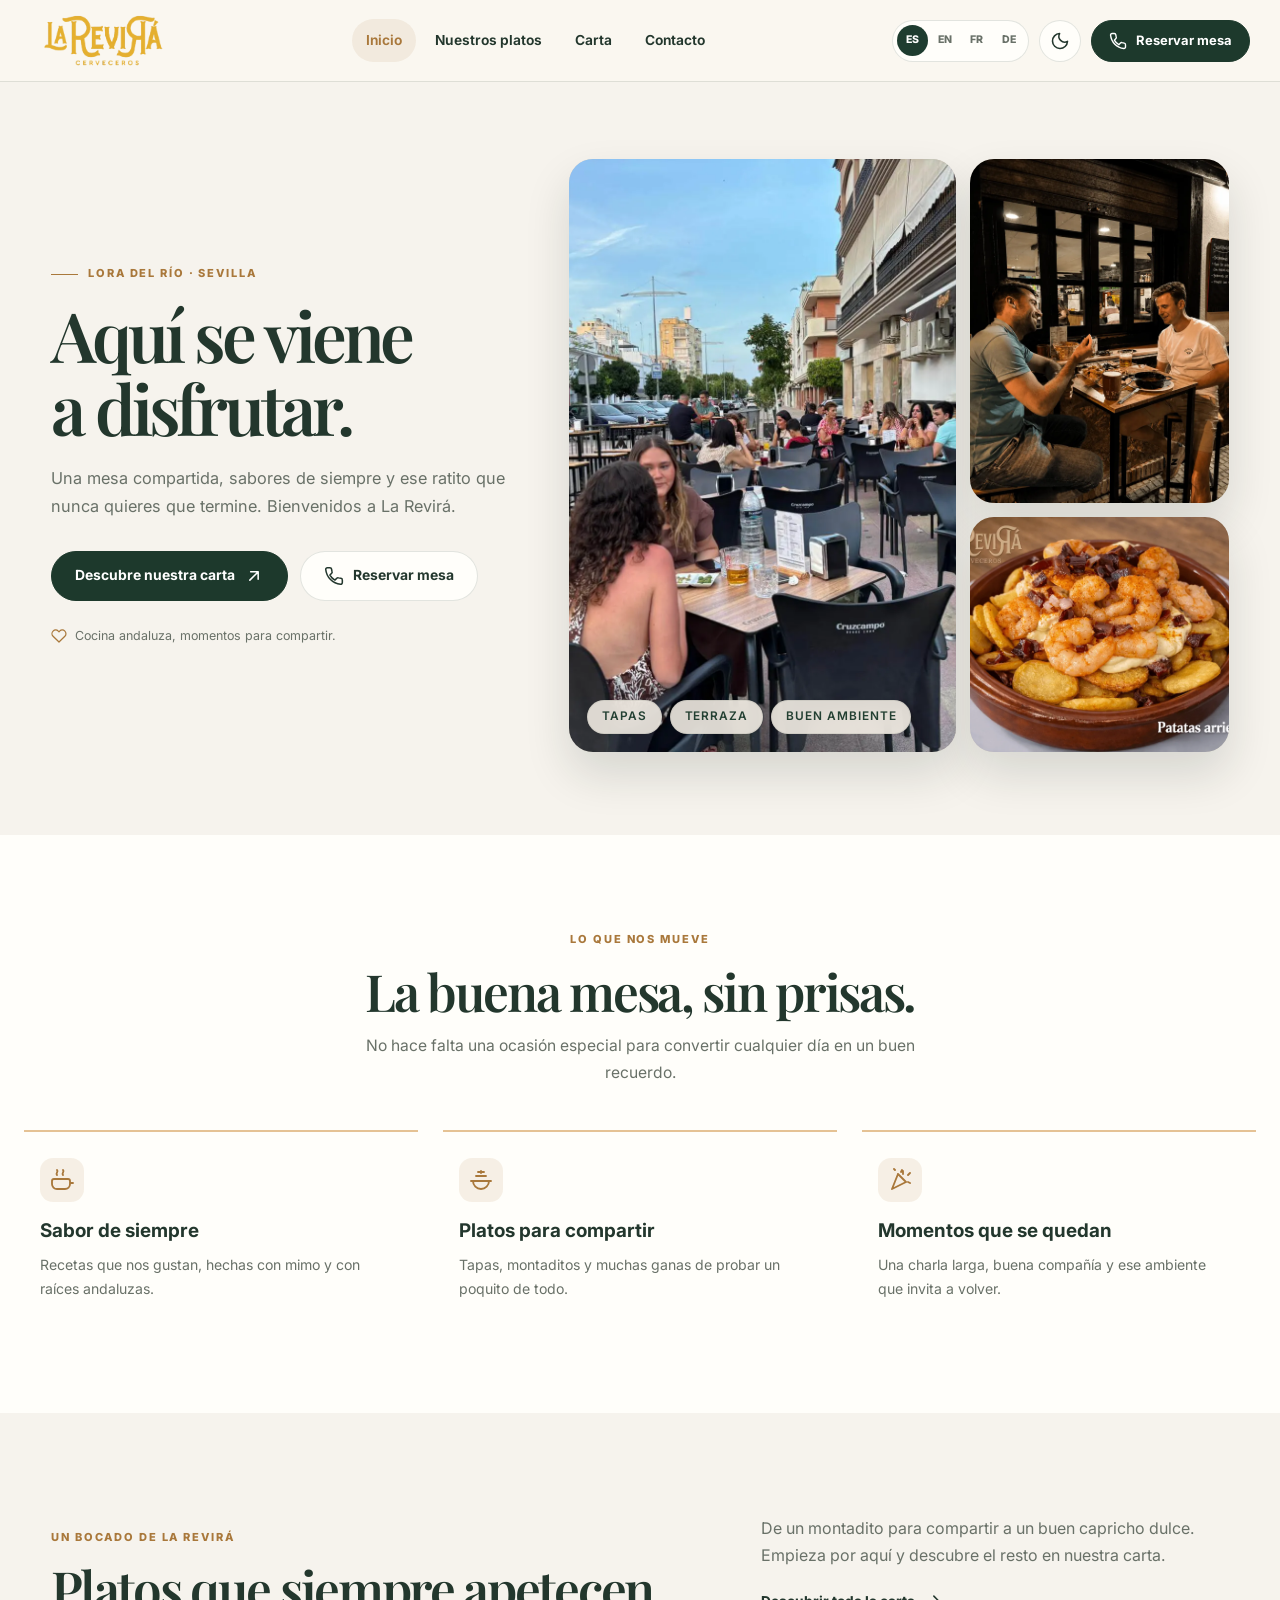
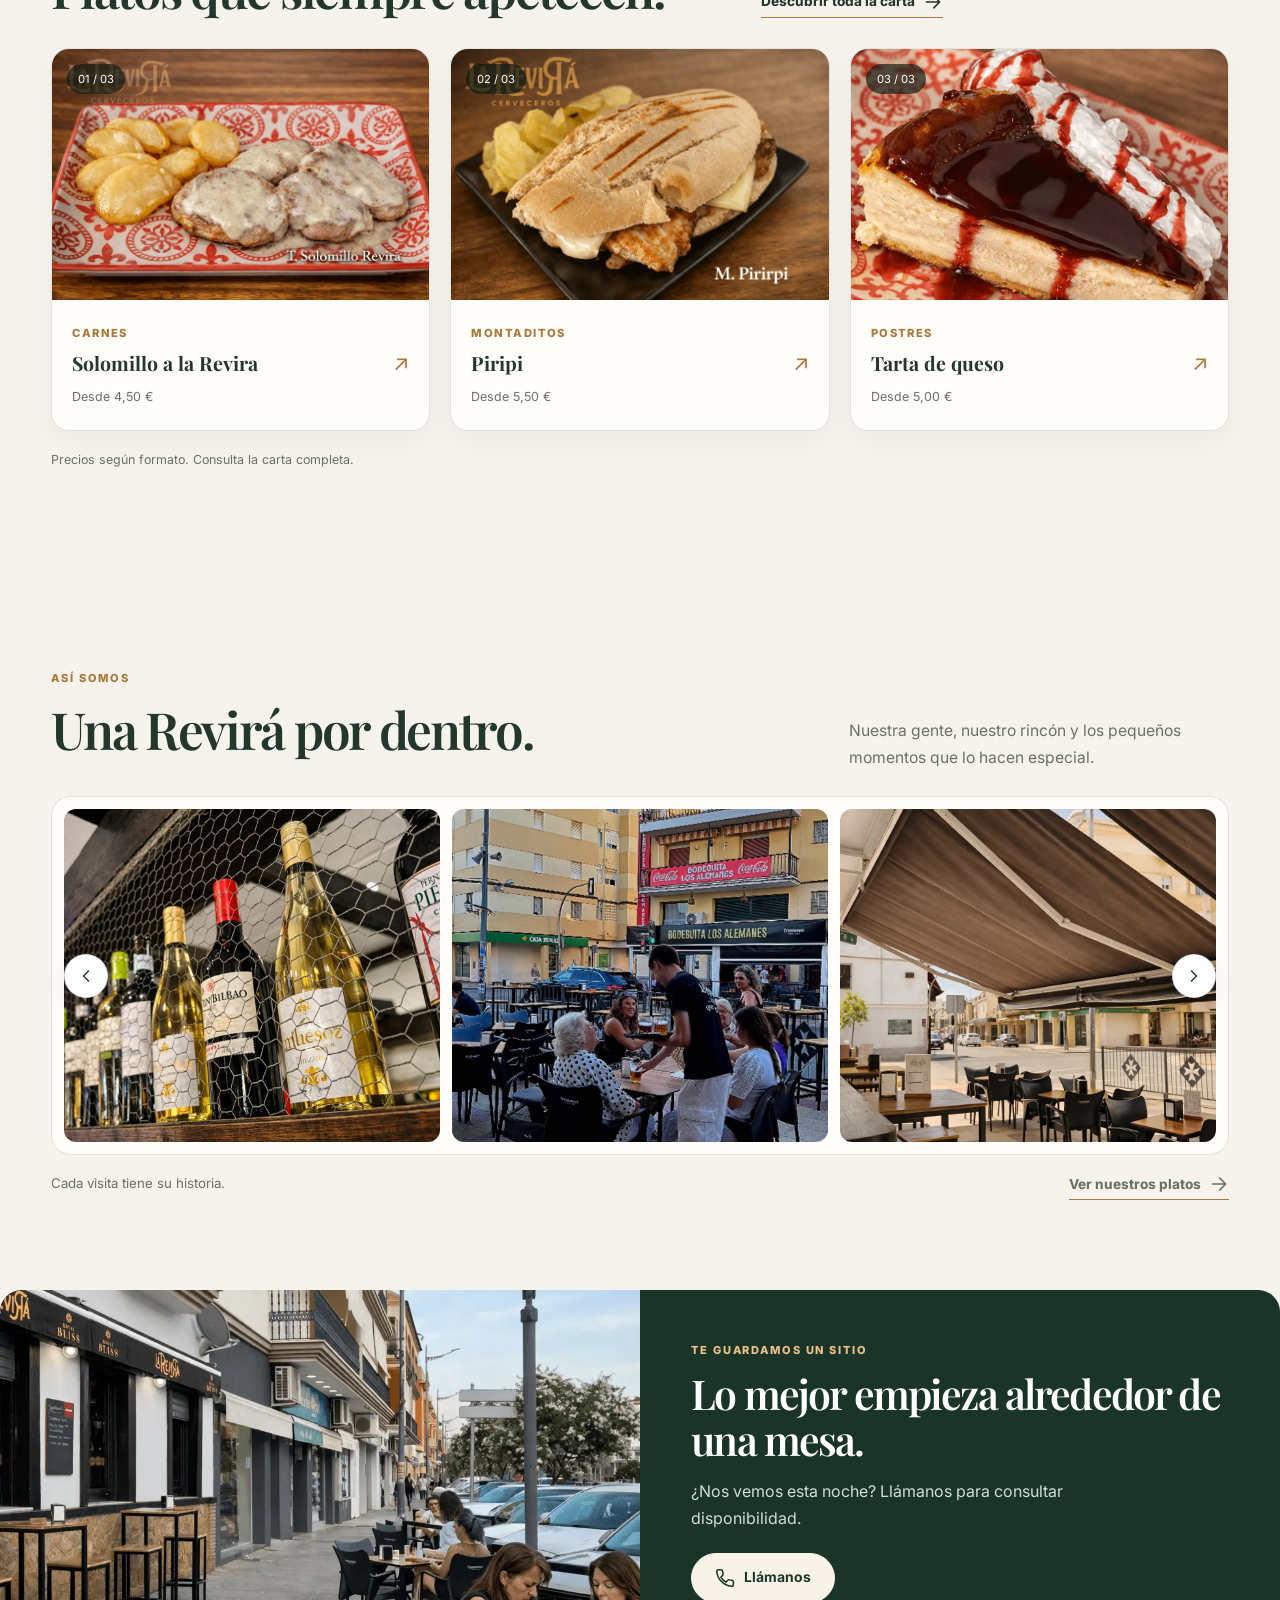
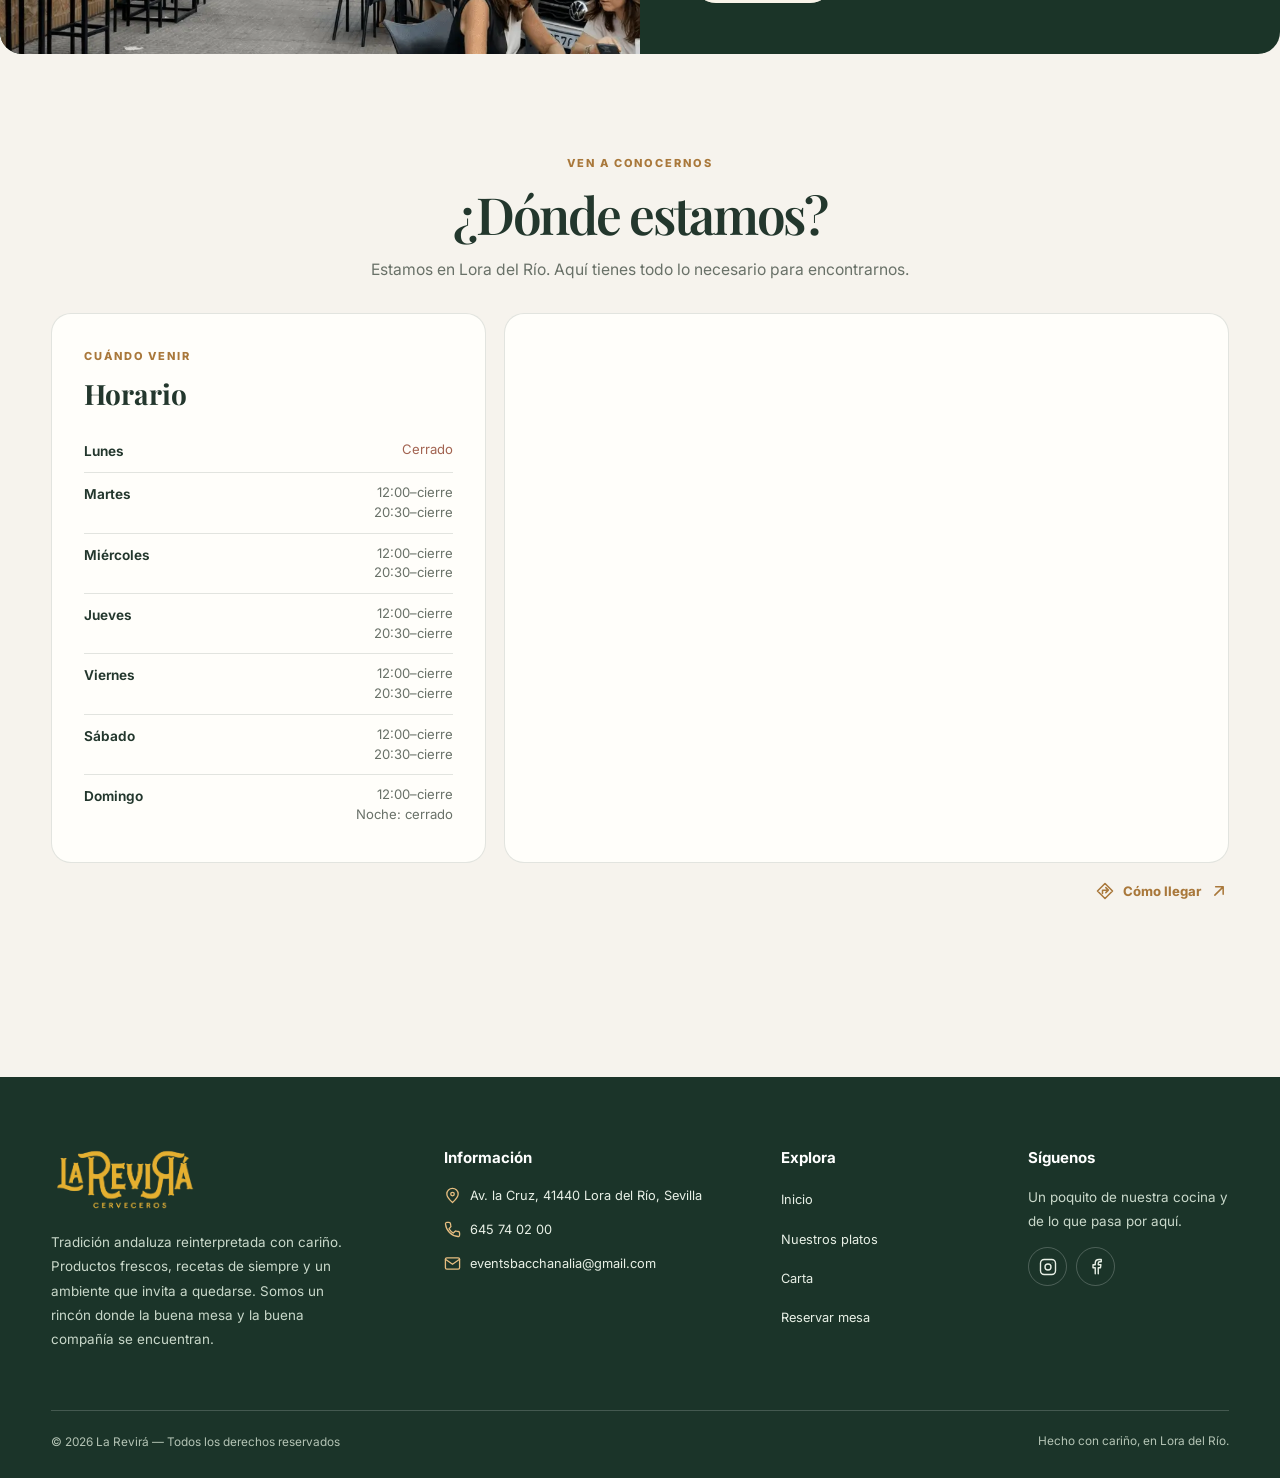
<file: index.html>
<!DOCTYPE html>

<html lang="es">
<head>
<meta charset="utf-8"/>
<title>La Revirá Cerveceros | Tapas y buen ambiente en Lora del Río</title>
<meta content="width=device-width, initial-scale=1.0" name="viewport"/>


<link href="img/icons/logo-32.png" rel="icon" sizes="32x32" type="image/png"/>
<link href="img/icons/logo-16.png" rel="icon" sizes="16x16" type="image/png"/>

<link href="img/icons/apple-icon.png" rel="apple-touch-icon" sizes="180x180"/>

<link href="manifest.json" rel="manifest"/>
<link href="img/icons/logo-192.png" rel="icon" sizes="192x192" type="image/png"/>
<link href="img/icons/logo-512.png" rel="icon" sizes="512x512" type="image/png"/>

<meta content="#F6F1E7" name="theme-color"/>
<meta content="yes" name="apple-mobile-web-app-capable"/>
<meta content="black-translucent" name="apple-mobile-web-app-status-bar-style"/>




<link href="https://fonts.googleapis.com" rel="preconnect"/>
<link crossorigin="" href="https://fonts.gstatic.com" rel="preconnect"/>
<link href="https://fonts.googleapis.com/css2?family=Inter:wght@400;500;600;700&amp;family=Playfair+Display:wght@600;700&amp;display=swap" rel="stylesheet"/>

<meta content="Tapas andaluzas, una buena mesa y momentos para compartir en La Revirá Cerveceros, Lora del Río. Descubre la carta y los platos." name="description"/><meta content="light dark" name="color-scheme"/><script type="application/ld+json">{"@context": "https://schema.org", "@type": "Restaurant", "name": "La Revirá Cerveceros", "telephone": "+34645740200", "email": "eventsbacchanalia@gmail.com", "address": {"@type": "PostalAddress", "streetAddress": "Av. la Cruz", "postalCode": "41440", "addressLocality": "Lora del Río", "addressRegion": "Sevilla", "addressCountry": "ES"}, "servesCuisine": ["Andaluza", "Española"], "sameAs": ["https://www.instagram.com/la_revira_cerveceros/", "https://www.facebook.com/p/La-Revir%C3%A1-Cerveceros-61552801625227/"]}</script><meta content="website" property="og:type"/><meta content="es_ES" property="og:locale"/><meta content="La Revirá Cerveceros | Tapas y buen ambiente en Lora del Río" property="og:title"/><meta content="Tapas andaluzas, una buena mesa y momentos para compartir en La Revirá Cerveceros, Lora del Río. Descubre la carta y los platos." property="og:description"/><meta content="img/platos/tapas-calientes/1.webp" property="og:image"/><meta content="summary_large_image" name="twitter:card"/>
<link href="site.css?v=13" rel="stylesheet"/></head>
<body class="page-inicio light-mode"><script>try{if(localStorage.getItem("theme")==="dark")document.body.classList.remove("light-mode")}catch(e){}</script><a class="skip-link" href="#main-content">Saltar al contenido</a>
<header class="site-header" id="siteHeader">
<div class="header-inner">
<a aria-label="La Revirá — Inicio" class="brand" href="index.html"><img alt="La Revirá Cerveceros" height="74" src="img/logo3.png" width="148"/></a>
<nav aria-label="Navegación principal" class="primary-nav" id="navMenu">
<a aria-current="page" data-i18n="menu_home" href="index.html">Inicio</a>
<a data-i18n="menu_dishes" href="platos.html">Nuestros platos</a>
<a data-i18n="menu_menu" href="carta.html">Carta</a>
<a data-i18n="menu_about" href="#info">Contacto</a>
</nav>
<div class="header-actions">
<div aria-label="Idioma / Language" class="language-switcher" id="language-switcher" role="group">
<button aria-label="Español" class="flag" data-lang="es" title="Español" type="button">ES</button>
<button aria-label="English" class="flag" data-lang="en" title="English" type="button">EN</button>
<button aria-label="Français" class="flag" data-lang="fr" title="Français" type="button">FR</button>
<button aria-label="Deutsch" class="flag" data-lang="de" title="Deutsch" type="button">DE</button>
</div>
<button aria-label="Cambiar tema" class="theme-toggle" id="theme-toggle" title="Cambiar tema" type="button"><svg aria-hidden="true" class="ui-icon" focusable="false" id="theme-icon" viewbox="0 0 24 24"><path d="M20.985 12.486A9 9 0 1 1 11.514 3.015a7 7 0 0 0 9.47 9.47Z"></path></svg></button>
<a class="header-book" aria-label="Llamar para reservar una mesa" href="tel:+34645740200"><svg aria-hidden="true" class="ui-icon" focusable="false" viewbox="0 0 24 24"><path d="M22 16.92v3a2 2 0 0 1-2.18 2A19.79 19.79 0 0 1 2.09 4.18 2 2 0 0 1 4.08 2h3a2 2 0 0 1 2 1.72c.13.96.32 1.91.57 2.83a2 2 0 0 1-.45 2.11L7.1 10.9a16 16 0 0 0 6 6l2.24-2.2a2 2 0 0 1 2.11-.45c.92.25 1.87.44 2.83.57A2 2 0 0 1 22 16.92Z"></path></svg><span data-i18n="ui_book">Reservar mesa</span></a>
</div>
</div>
</header>

<nav aria-label="Navegación móvil" class="bottom-nav" id="bottomNav">
<a aria-current="page" href="index.html"><svg aria-hidden="true" class="ui-icon" focusable="false" viewbox="0 0 24 24"><path d="m3 10 9-7 9 7v10a1 1 0 0 1-1 1h-5v-7H9v7H4a1 1 0 0 1-1-1Z"></path></svg><small data-i18n="menu_home">Inicio</small></a>
<a href="platos.html"><svg aria-hidden="true" class="ui-icon" focusable="false" viewbox="0 0 24 24"><path d="M4 3v7m4-7v7M2 3v4a4 4 0 0 0 8 0V3M6 11v10M16 12V6a3 3 0 0 1 6 0v15m-6-8h6"></path></svg><small data-i18n="ui_dishes_short">Platos</small></a>
<a href="carta.html"><svg aria-hidden="true" class="ui-icon" focusable="false" viewbox="0 0 24 24"><path d="M12 7c-2.1-1.9-5.5-2.3-9-1v14c3.5-1.2 6.9-.8 9 1 2.1-1.8 5.5-2.2 9-1V6c-3.5-1.3-6.9-.9-9 1Zm0 0v14"></path></svg><small data-i18n="menu_menu">Carta</small></a>
<a href="#info"><svg aria-hidden="true" class="ui-icon" focusable="false" viewbox="0 0 24 24"><circle cx="12" cy="12" r="10"></circle><path d="M12 11v6m0-10h.01"></path></svg><small data-i18n="ui_about_short">Contacto</small></a>
</nav>
<section aria-labelledby="heroTitle" class="home-hero" id="main-content">
<div class="hero-copy"><div class="eyebrow"><span class="eyebrow-line"></span><span data-i18n="ui_hero_eyebrow">LORA DEL RÍO · SEVILLA</span></div><h1 data-i18n="ui_hero_title" id="heroTitle">Aquí se viene a disfrutar.</h1><p class="hero-description" data-i18n="ui_hero_desc">Una mesa compartida, sabores de siempre y ese ratito que nunca quieres que termine. Bienvenidos a La Revirá.</p><div class="hero-actions"><a class="btn btn-primary" href="carta.html"><span data-i18n="ui_view_menu">Descubre nuestra carta</span><svg aria-hidden="true" class="ui-icon" focusable="false" viewbox="0 0 24 24"><path d="M7 17 17 7M8 7h9v9"></path></svg></a><a class="btn btn-secondary" href="tel:+34645740200"><svg aria-hidden="true" class="ui-icon" focusable="false" viewbox="0 0 24 24"><path d="M22 16.92v3a2 2 0 0 1-2.18 2A19.79 19.79 0 0 1 2.09 4.18 2 2 0 0 1 4.08 2h3a2 2 0 0 1 2 1.72c.13.96.32 1.91.57 2.83a2 2 0 0 1-.45 2.11L7.1 10.9a16 16 0 0 0 6 6l2.24-2.2a2 2 0 0 1 2.11-.45c.92.25 1.87.44 2.83.57A2 2 0 0 1 22 16.92Z"></path></svg><span data-i18n="ui_book">Reservar mesa</span></a></div><div class="hero-footnote"><svg aria-hidden="true" class="ui-icon" focusable="false" viewbox="0 0 24 24"><path d="M20.8 4.6a5.5 5.5 0 0 0-7.8 0L12 5.7l-1.1-1.1a5.5 5.5 0 0 0-7.8 7.8L12 21l8.8-8.6a5.5 5.5 0 0 0 0-7.8Z"></path></svg><span data-i18n="ui_hero_note">Cocina andaluza, momentos para compartir.</span></div></div>
<div aria-label="Galería de ambiente y platos de La Revirá" class="hero-visual hero-gallery">
<div class="hero-shot hero-shot-main">
<img alt="Terraza de La Revirá con clientes disfrutando" fetchpriority="high" height="768" src="img/carrusel/28.webp" width="1024"/>
</div>
<div class="hero-shot hero-shot-tall">
<img alt="Comensales en La Revirá" decoding="async" height="1024" loading="lazy" src="img/carrusel/31.webp" width="768"/>
</div>
<div class="hero-shot hero-shot-small">
<img alt="Plato destacado de La Revirá" decoding="async" height="650" loading="lazy" src="img/platos/tapas-calientes/1.webp" width="750"/>
</div>
<div class="hero-gallery-caption">
<span>Tapas</span>
<span>Terraza</span>
<span>Buen ambiente</span>
</div>
</div>
</section><section aria-labelledby="valuesTitle" class="values-section"><div class="section-heading centered"><span class="eyebrow" data-i18n="ui_values_eyebrow">LO QUE NOS MUEVE</span><h2 data-i18n="ui_values_title" id="valuesTitle">La buena mesa, sin prisas.</h2><p data-i18n="ui_values_intro">No hace falta una ocasión especial para convertir cualquier día en un buen recuerdo.</p></div><div class="values-grid"><article class="value-card"><svg aria-hidden="true" class="ui-icon" focusable="false" viewbox="0 0 24 24"><path d="M4 11h14a2 2 0 0 1 2 2v3a5 5 0 0 1-5 5H7a5 5 0 0 1-5-5v-3a2 2 0 0 1 2-2Zm16 4h3M7 7c-2-2 2-3 0-5m6 5c-2-2 2-3 0-5"></path></svg><h3 data-i18n="ui_value1_title">Sabor de siempre</h3><p data-i18n="ui_value1_desc">Recetas que nos gustan, hechas con mimo y con raíces andaluzas.</p></article><article class="value-card"><svg aria-hidden="true" class="ui-icon" focusable="false" viewbox="0 0 24 24"><path d="M4 13a8 8 0 0 0 16 0H4Zm-2 0h20M7 8h10m-8-4h6M12 3v2"></path></svg><h3 data-i18n="ui_value2_title">Platos para compartir</h3><p data-i18n="ui_value2_desc">Tapas, montaditos y muchas ganas de probar un poquito de todo.</p></article><article class="value-card"><svg aria-hidden="true" class="ui-icon" focusable="false" viewbox="0 0 24 24"><path d="m4 21 6-15 8 8-14 7Zm6-15 8 8m-3-11 0 3m5 1 2-2M14 2l-1 2m7 10 2 1M7 2l-1-1"></path></svg><h3 data-i18n="ui_value3_title">Momentos que se quedan</h3><p data-i18n="ui_value3_desc">Una charla larga, buena compañía y ese ambiente que invita a volver.</p></article></div></section>

<section aria-labelledby="signatureTitle" class="signature-section">
<div class="signature-heading">
<div>
<span class="eyebrow" data-i18n="ui_feature_kicker">UN BOCADO DE LA REVIRÁ</span>
<h2 data-i18n="ui_feature_title" id="signatureTitle">Platos que siempre apetecen.</h2>
</div>
<div class="signature-heading-side">
<p data-i18n="ui_feature_intro">De un montadito para compartir a un buen capricho dulce. Empieza por aquí y descubre el resto en nuestra carta.</p>
<a class="text-link" href="carta.html"><span data-i18n="ui_feature_all">Descubrir toda la carta</span><svg aria-hidden="true" class="ui-icon" viewbox="0 0 24 24"><path d="M4 12h16m-7-7 7 7-7 7"></path></svg></a>
</div>
</div>
<div class="signature-grid">
<a aria-label="Ver Solomillo a la Revirá en la carta" class="signature-card" href="carta.html#carnes">
<div class="signature-image"><img alt="Solomillo a la Revirá con patatas" decoding="async" height="720" loading="lazy" src="img/platos/carnes/3.webp" width="640"/><span class="signature-number">01 / 03</span></div>
<div class="signature-card-info"><div><span class="signature-tag" data-i18n="carnes">Carnes</span><h3 data-i18n="dish_solomillo_revira">Solomillo a la Revira</h3><small><span data-i18n="ui_feature_from">Desde</span> 4,50 €</small></div><span aria-hidden="true" class="signature-card-arrow">↗</span></div>
</a>
<a aria-label="Ver Piripi en la carta" class="signature-card" href="carta.html#montaditos">
<div class="signature-image"><img alt="Montadito Piripi de La Revirá" decoding="async" height="720" loading="lazy" src="img/platos/montaditos/14.webp" width="640"/><span class="signature-number">02 / 03</span></div>
<div class="signature-card-info"><div><span class="signature-tag" data-i18n="montaditos">Montaditos</span><h3 data-i18n="dish_piripi">Piripi</h3><small><span data-i18n="ui_feature_from">Desde</span> 5,50 €</small></div><span aria-hidden="true" class="signature-card-arrow">↗</span></div>
</a>
<a aria-label="Ver Tarta de Queso en la carta" class="signature-card" href="carta.html#postres">
<div class="signature-image"><img alt="Porción de tarta de queso con salsa de La Revirá" decoding="async" height="720" loading="lazy" src="img/platos/postres/2.webp" width="640"/><span class="signature-number">03 / 03</span></div>
<div class="signature-card-info"><div><span class="signature-tag" data-i18n="postres">Postres</span><h3 data-i18n="dish_tarta_queso">Tarta de Queso</h3><small><span data-i18n="ui_feature_from">Desde</span> 5,00 €</small></div><span aria-hidden="true" class="signature-card-arrow">↗</span></div>
</a>
</div>
<p class="signature-disclaimer" data-i18n="ui_feature_price_note">Precios según formato. Consulta la carta completa.</p>
</section>
<section aria-labelledby="experienceTitle" class="experience-section"><div class="section-heading split-heading"><div><span class="eyebrow" data-i18n="ui_gallery_eyebrow">ASÍ SOMOS</span><h2 data-i18n="ui_gallery_title" id="experienceTitle">Una Revirá por dentro.</h2></div><p data-i18n="ui_gallery_intro">Nuestra gente, nuestro rincón y los pequeños momentos que lo hacen especial.</p></div><div aria-label="Galería de fotos de La Revirá" aria-roledescription="carrusel" class="carousel"><div class="slides" id="slides"></div><button aria-label="Anterior" class="prev" id="prevBtn" type="button"><svg aria-hidden="true" class="ui-icon" focusable="false" viewbox="0 0 24 24"><path d="m15 18-6-6 6-6"></path></svg></button><button aria-label="Siguiente" class="next" id="nextBtn" type="button"><svg aria-hidden="true" class="ui-icon" focusable="false" viewbox="0 0 24 24"><path d="m9 18 6-6-6-6"></path></svg></button></div><div class="experience-foot"><span data-i18n="ui_gallery_caption">Cada visita tiene su historia.</span><a class="text-link" href="platos.html"><span data-i18n="ui_see_dishes">Ver nuestros platos</span><svg aria-hidden="true" class="ui-icon" focusable="false" viewbox="0 0 24 24"><path d="M4 12h16m-7-7 7 7-7 7"></path></svg></a></div></section><section aria-labelledby="visitTitle" class="visit-banner"><div aria-label="Terraza de La Revirá" class="visit-banner-image" role="img"></div><div class="visit-banner-copy"><span class="eyebrow" data-i18n="ui_banner_eyebrow">TE GUARDAMOS UN SITIO</span><h2 data-i18n="ui_banner_title" id="visitTitle">Lo mejor empieza alrededor de una mesa.</h2><p data-i18n="ui_banner_desc">¿Nos vemos esta noche? Llámanos para consultar disponibilidad.</p><a class="btn btn-cream" href="tel:+34645740200"><svg aria-hidden="true" class="ui-icon" focusable="false" viewbox="0 0 24 24"><path d="M22 16.92v3a2 2 0 0 1-2.18 2A19.79 19.79 0 0 1 2.09 4.18 2 2 0 0 1 4.08 2h3a2 2 0 0 1 2 1.72c.13.96.32 1.91.57 2.83a2 2 0 0 1-.45 2.11L7.1 10.9a16 16 0 0 0 6 6l2.24-2.2a2 2 0 0 1 2.11-.45c.92.25 1.87.44 2.83.57A2 2 0 0 1 22 16.92Z"></path></svg><span data-i18n="ui_call">Llámanos</span></a></div></section>

<section class="location-section">
<div class="section-heading centered"><span class="eyebrow" data-i18n="ui_visit_eyebrow">VEN A CONOCERNOS</span><h2 data-i18n="location_title">¿Dónde estamos?</h2><p data-i18n="ui_visit_desc">Estamos en Lora del Río. Aquí tienes todo lo necesario para encontrarnos.</p></div>
<div class="location-container">
<div class="schedule-box"><span class="schedule-kicker" data-i18n="ui_schedule_label">CUÁNDO VENIR</span>
<h3 data-i18n="schedule_title">Horario</h3>
<div class="schedule-item">
<span class="schedule-day" data-i18n="day_monday">Lunes</span>
<span class="schedule-hours is-closed" data-i18n="hours_mon">Cerrado</span>
</div>
<div class="schedule-item">
<span class="schedule-day" data-i18n="day_tuesday">Martes</span>
<span class="schedule-hours" data-i18n="hours_tue">12:00–cierre
20:30–cierre</span>
</div>
<div class="schedule-item">
<span class="schedule-day" data-i18n="day_wednesday">Miércoles</span>
<span class="schedule-hours" data-i18n="hours_wed">12:00–cierre
20:30–cierre</span>
</div>
<div class="schedule-item">
<span class="schedule-day" data-i18n="day_thursday">Jueves</span>
<span class="schedule-hours" data-i18n="hours_thu">12:00–cierre
20:30–cierre</span>
</div>
<div class="schedule-item">
<span class="schedule-day" data-i18n="day_friday">Viernes</span>
<span class="schedule-hours" data-i18n="hours_fri">12:00–cierre
20:30–cierre</span>
</div>
<div class="schedule-item">
<span class="schedule-day" data-i18n="day_saturday">Sábado</span>
<span class="schedule-hours" data-i18n="hours_sat">12:00–cierre
20:30–cierre</span>
</div>
<div class="schedule-item">
<span class="schedule-day" data-i18n="day_sunday">Domingo</span>
<span class="schedule-hours" data-i18n="hours_sun">12:00–cierre
Noche: cerrado</span>
</div>
</div>
<div class="map-box">
<iframe allowfullscreen="" data-i18n="map_iframe" height="450" loading="lazy" referrerpolicy="no-referrer-when-downgrade" src="https://www.google.com/maps/embed?pb=!1m18!1m12!1m3!1d3158.6429367144765!2d-5.5250937!3d37.6575978!2m3!1f0!2f0!3f0!3m2!1i1024!2i768!4f13.1!3m3!1m2!1s0xd12ef8e2f49fc83%3A0xf90147c673b99165!2sLa%20Revir%C3%A1!5e0!3m2!1ses!2ses!4v1776873864673!5m2!1ses!2ses" style="border:0;" title="Mapa de ubicación de La Revirá en Lora del Río" width="600">
</iframe>
</div><a class="directions-link" href="https://www.google.com/maps/search/?api=1&amp;query=Av.+la+Cruz%2C+41440+Lora+del+R%C3%ADo%2C+Sevilla" rel="noopener noreferrer" target="_blank"><svg aria-hidden="true" class="ui-icon" focusable="false" viewbox="0 0 24 24"><path d="M3 12 12 3l9 9-9 9-9-9Zm6 3v-4h7m-3-3 3 3-3 3"></path></svg><span data-i18n="ui_directions">Cómo llegar</span><svg aria-hidden="true" class="ui-icon" focusable="false" viewbox="0 0 24 24"><path d="M7 17 17 7M8 7h9v9"></path></svg></a>
</div>
</section>

<button aria-label="Volver arriba" class="btn-top" id="btnTop" title="Volver arriba" type="button">
<svg aria-hidden="true" class="ui-icon" focusable="false" viewbox="0 0 24 24"><path d="M12 20V4m-7 7 7-7 7 7"></path></svg>
</button>
<footer class="footer" id="info">
<div class="footer-container">
<div class="footer-col footer-brand"><img alt="La Revirá Cerveceros" height="106" loading="lazy" src="img/logo3.png" width="192"><p data-i18n="footer_about_text">Tradición andaluza reinterpretada con cariño. Productos frescos, recetas de siempre y un ambiente que invita a quedarse.</p></img></div>
<div class="footer-col"><h3 data-i18n="footer_info_title">Información</h3><ul class="footer-links"><li><svg aria-hidden="true" class="ui-icon" focusable="false" viewbox="0 0 24 24"><path d="M20 10c0 5-8 12-8 12S4 15 4 10a8 8 0 1 1 16 0Z"></path><circle cx="12" cy="10" r="2.5"></circle></svg><a data-i18n="footer_address_text" href="https://www.google.com/maps/search/?api=1&amp;query=Av.+la+Cruz%2C+41440+Lora+del+R%C3%ADo%2C+Sevilla" rel="noopener noreferrer" target="_blank">Av. la Cruz, 41440 Lora del Río, Sevilla</a></li><li><svg aria-hidden="true" class="ui-icon" focusable="false" viewbox="0 0 24 24"><path d="M22 16.92v3a2 2 0 0 1-2.18 2A19.79 19.79 0 0 1 2.09 4.18 2 2 0 0 1 4.08 2h3a2 2 0 0 1 2 1.72c.13.96.32 1.91.57 2.83a2 2 0 0 1-.45 2.11L7.1 10.9a16 16 0 0 0 6 6l2.24-2.2a2 2 0 0 1 2.11-.45c.92.25 1.87.44 2.83.57A2 2 0 0 1 22 16.92Z"></path></svg><a href="tel:+34645740200">645 74 02 00</a></li><li><svg aria-hidden="true" class="ui-icon" focusable="false" viewbox="0 0 24 24"><rect height="16" rx="2" width="20" x="2" y="4"></rect><path d="m2 6 10 7 10-7"></path></svg><a href="mailto:eventsbacchanalia@gmail.com">eventsbacchanalia@gmail.com</a></li></ul></div>
<div class="footer-col"><h3 data-i18n="ui_explore">Explora</h3><ul class="footer-nav"><li><a data-i18n="menu_home" href="index.html">Inicio</a></li><li><a data-i18n="menu_dishes" href="platos.html">Nuestros platos</a></li><li><a data-i18n="menu_menu" href="carta.html">Carta</a></li><li><a data-i18n="ui_book" href="tel:+34645740200">Reservar mesa</a></li></ul></div>
<div class="footer-col"><h3 data-i18n="footer_follow">Síguenos</h3><p data-i18n="ui_social_text">Un poquito de nuestra cocina y de lo que pasa por aquí.</p><div class="footer-social"><a aria-label="Instagram" href="https://www.instagram.com/la_revira_cerveceros/" rel="noopener noreferrer" target="_blank"><svg aria-hidden="true" class="ui-icon" focusable="false" viewbox="0 0 24 24"><rect height="20" rx="5" width="20" x="2" y="2"></rect><circle cx="12" cy="12" r="4"></circle><circle cx="17.5" cy="6.5" fill="currentColor" r=".6" stroke="none"></circle></svg></a><a aria-label="Facebook" href="https://www.facebook.com/p/La-Revir%C3%A1-Cerveceros-61552801625227/" rel="noopener noreferrer" target="_blank"><svg aria-hidden="true" class="ui-icon" focusable="false" viewbox="0 0 24 24"><path d="M15 21v-8h3l.5-4H15V7c0-1.2.5-2 2-2h2V2h-3c-4 0-5 2-5 5v2H8v4h3v8"></path></svg></a></div></div>
</div>
<div class="footer-bottom"><p data-i18n="footer_copy">© 2026 La Revirá — Todos los derechos reservados</p><span data-i18n="ui_made_with_care">Hecho con cariño, en Lora del Río.</span></div>
</footer>

<div aria-hidden="true" aria-label="Galería de fotografías" aria-modal="true" class="lightbox" id="lightbox" role="dialog">
<div class="lightbox-content">

<div class="lightbox-top">
<div class="lightbox-title" id="lightboxTitle"></div>
<button aria-label="Cerrar galería" class="lightbox-close" id="lightboxClose" tabindex="0">×</button>
</div>

<div class="lightbox-media-wrapper">
<img class="lightbox-media" id="lightboxImg" style="display:none;">
<video class="lightbox-media" controls="" id="lightboxVideo" style="display:none;"></video>

<button aria-label="Compartir imagen" class="lightbox-share" id="lightboxShare" tabindex="0">
<svg aria-hidden="true" class="ui-icon" focusable="false" viewbox="0 0 24 24"><circle cx="18" cy="5" r="3"></circle><circle cx="6" cy="12" r="3"></circle><circle cx="18" cy="19" r="3"></circle><path d="m8.7 10.6 6.6-4.2M8.7 13.4l6.6 4.2"></path></svg>
</button>
<div id="lightboxCounter"></div>
</img></div>

<button aria-label="Imagen anterior" class="lightbox-prev" id="lightboxPrev" type="button">❮</button>
<button aria-label="Imagen siguiente" class="lightbox-next" id="lightboxNext" type="button">❯</button>

<div id="lightboxThumbs"></div>
</div>
</div>

<script src="site-data.js?v=13"></script><script src="core.js?v=13"></script><script src="ui.js?v=13"></script></body>
</html>
</file>
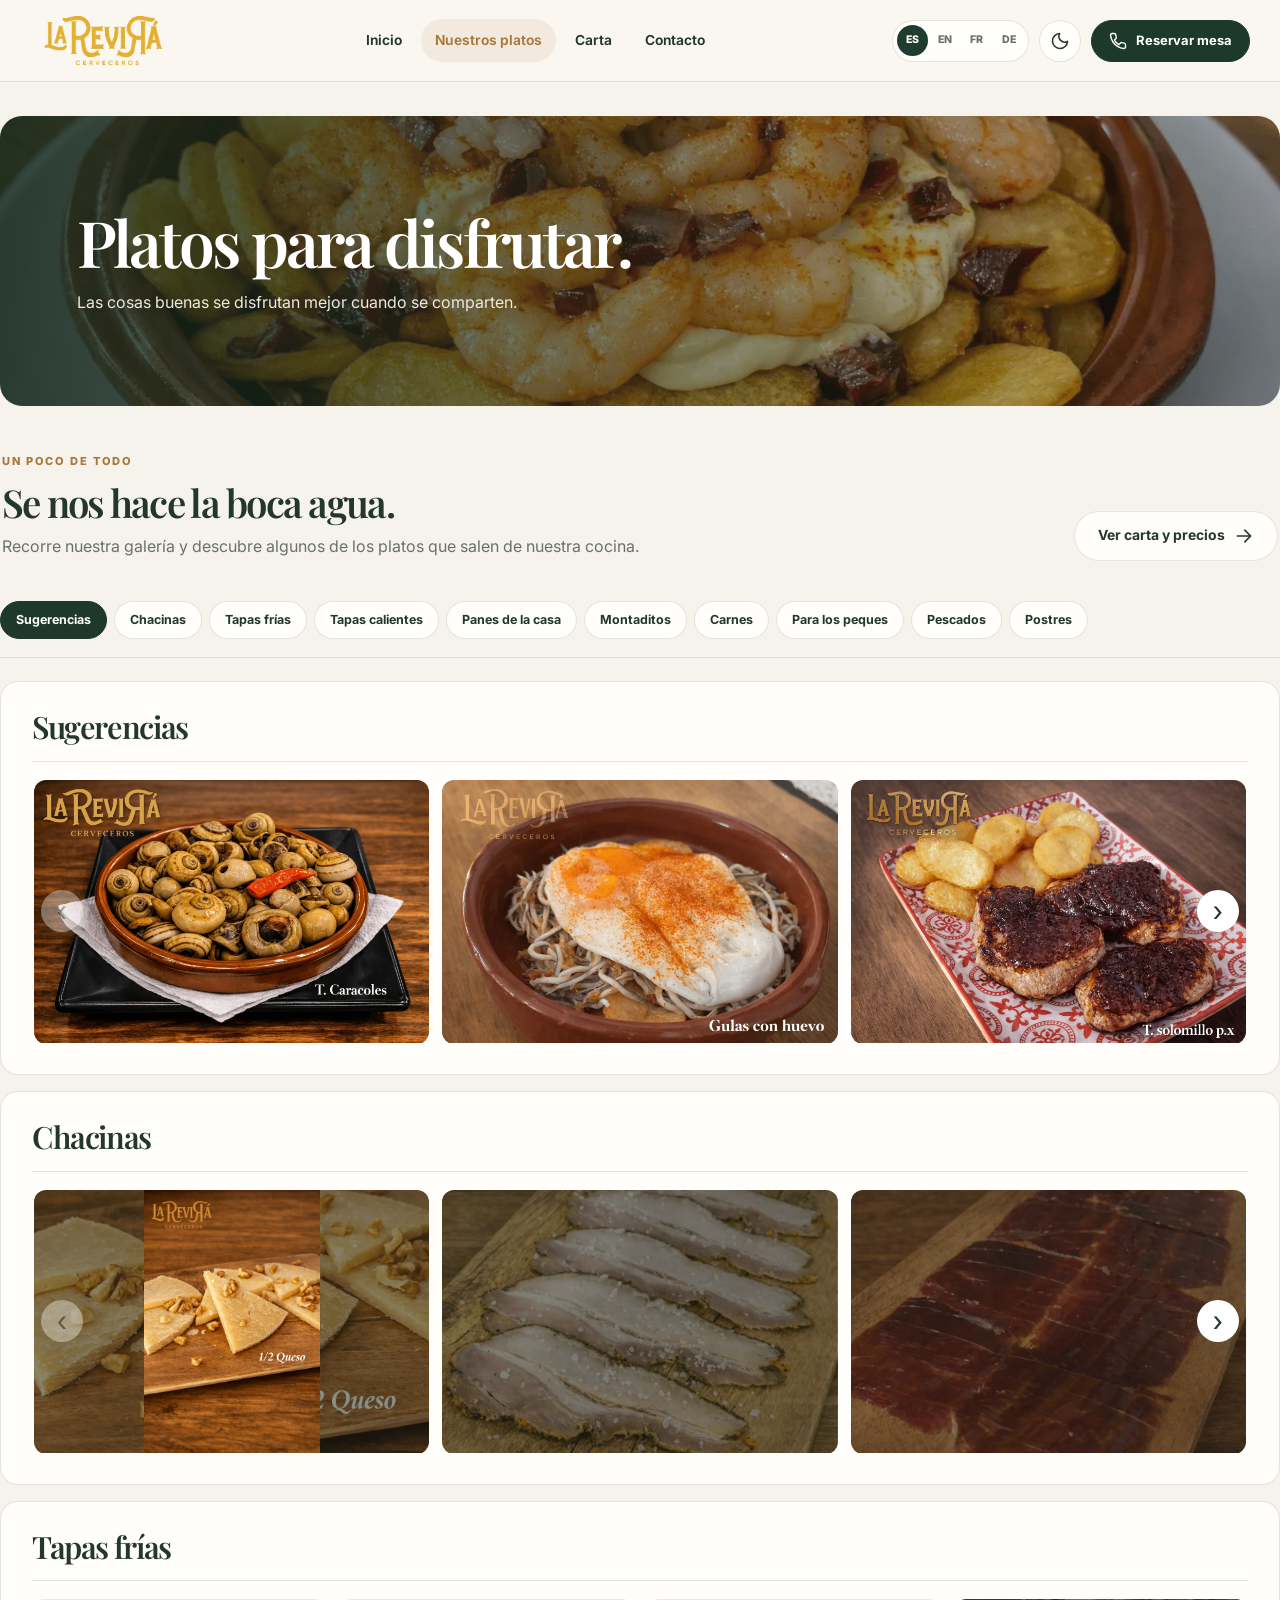
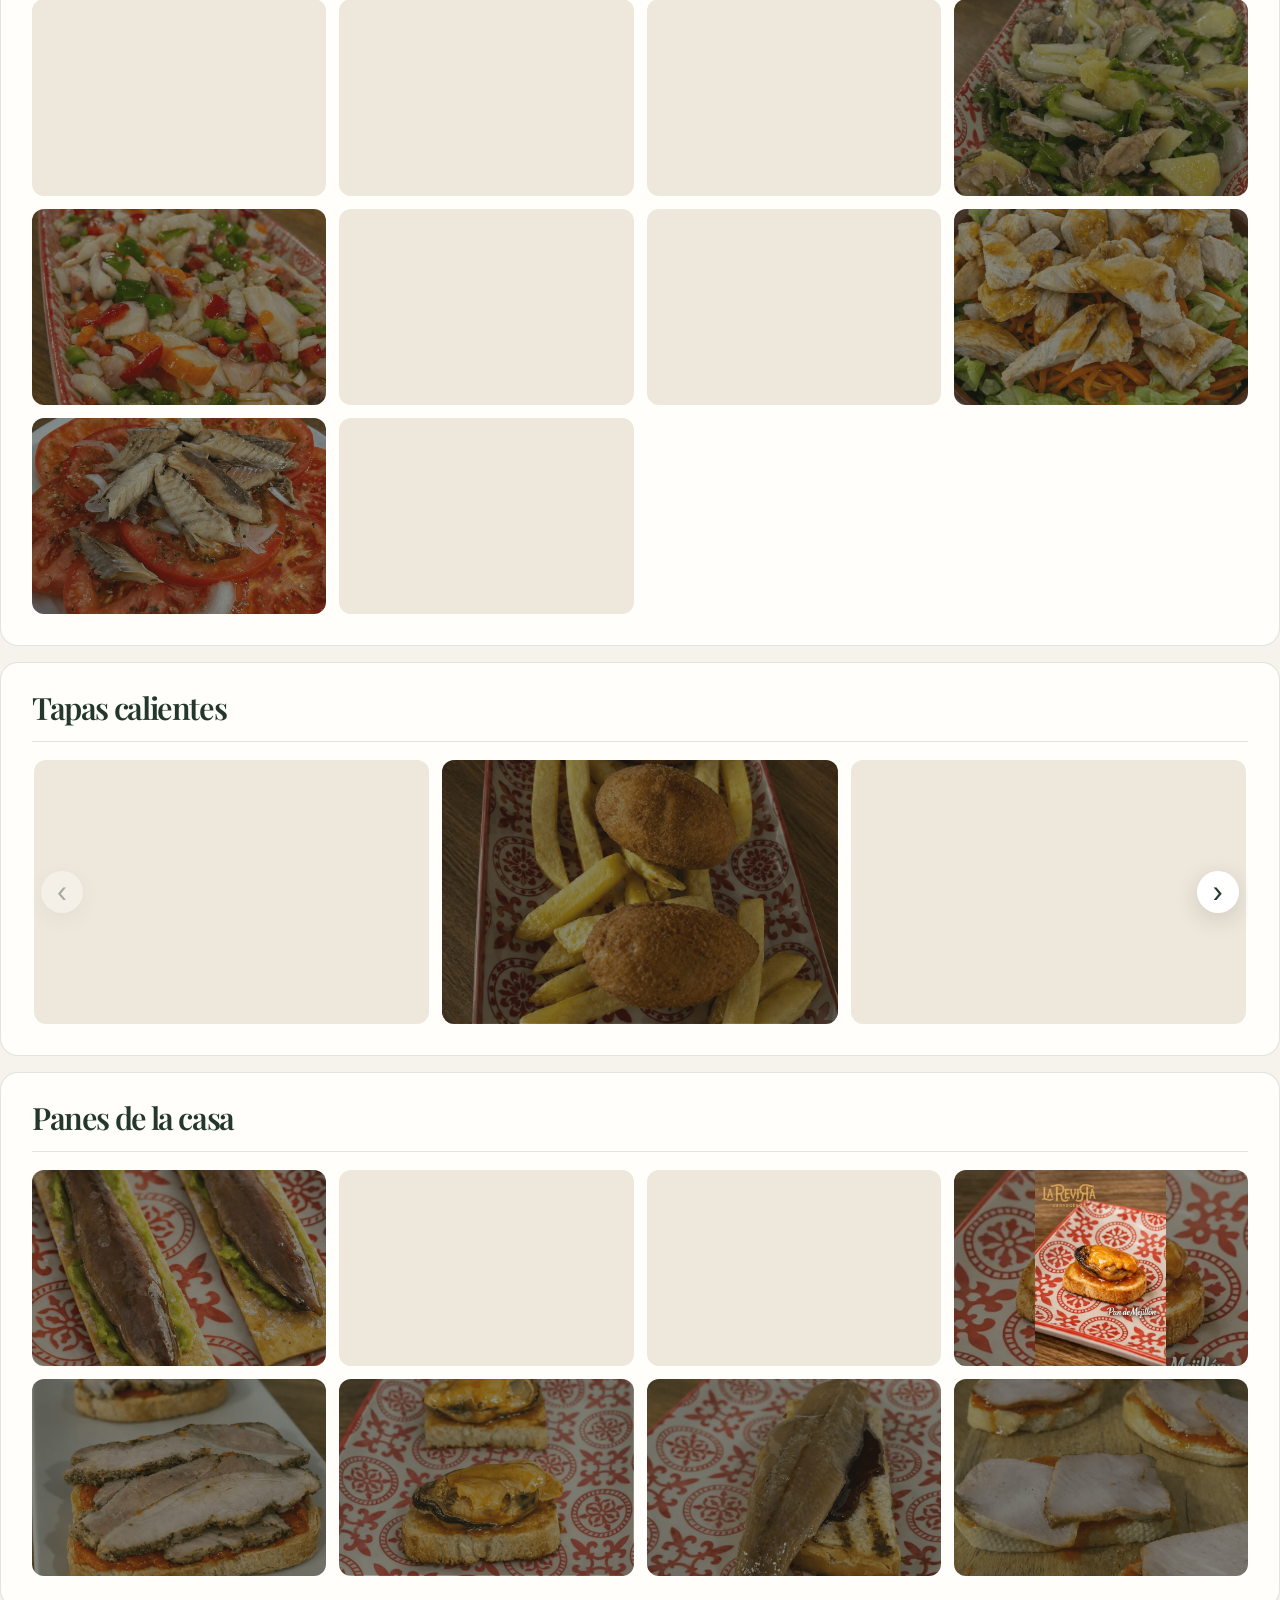
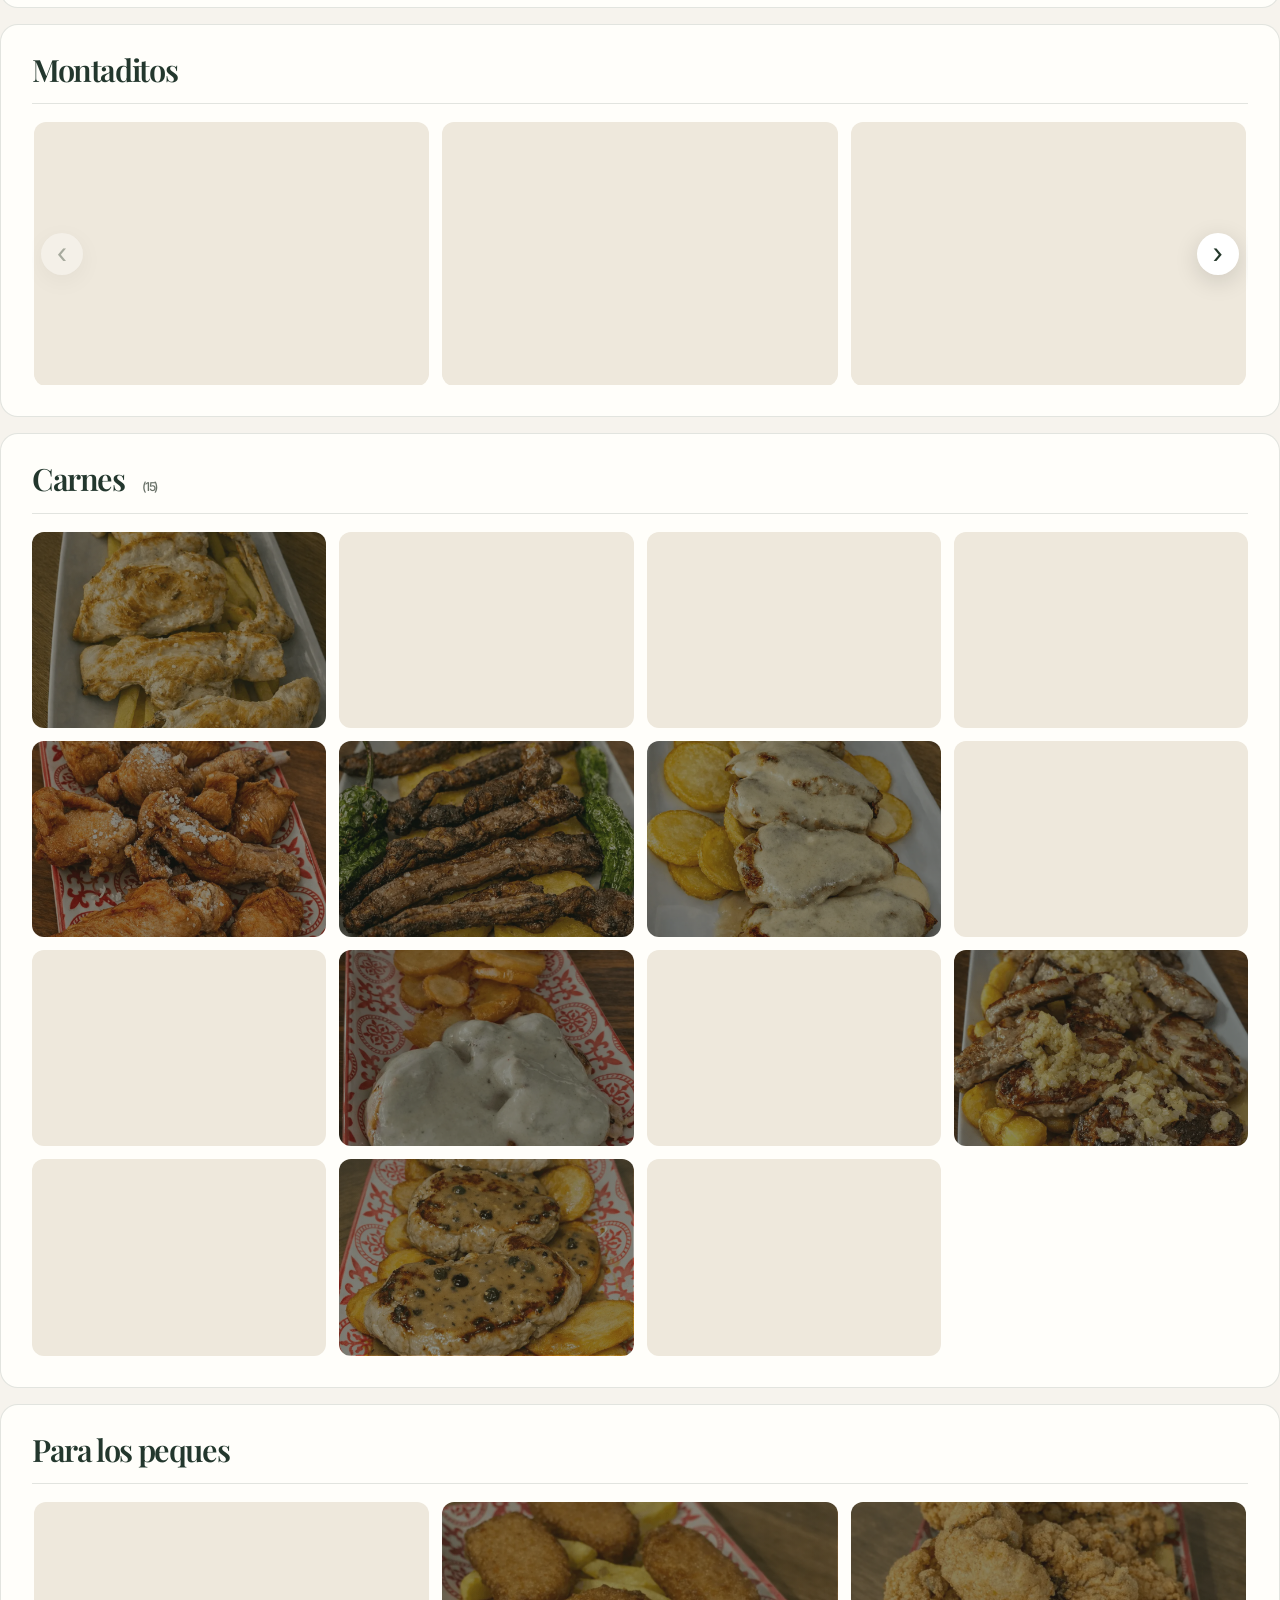
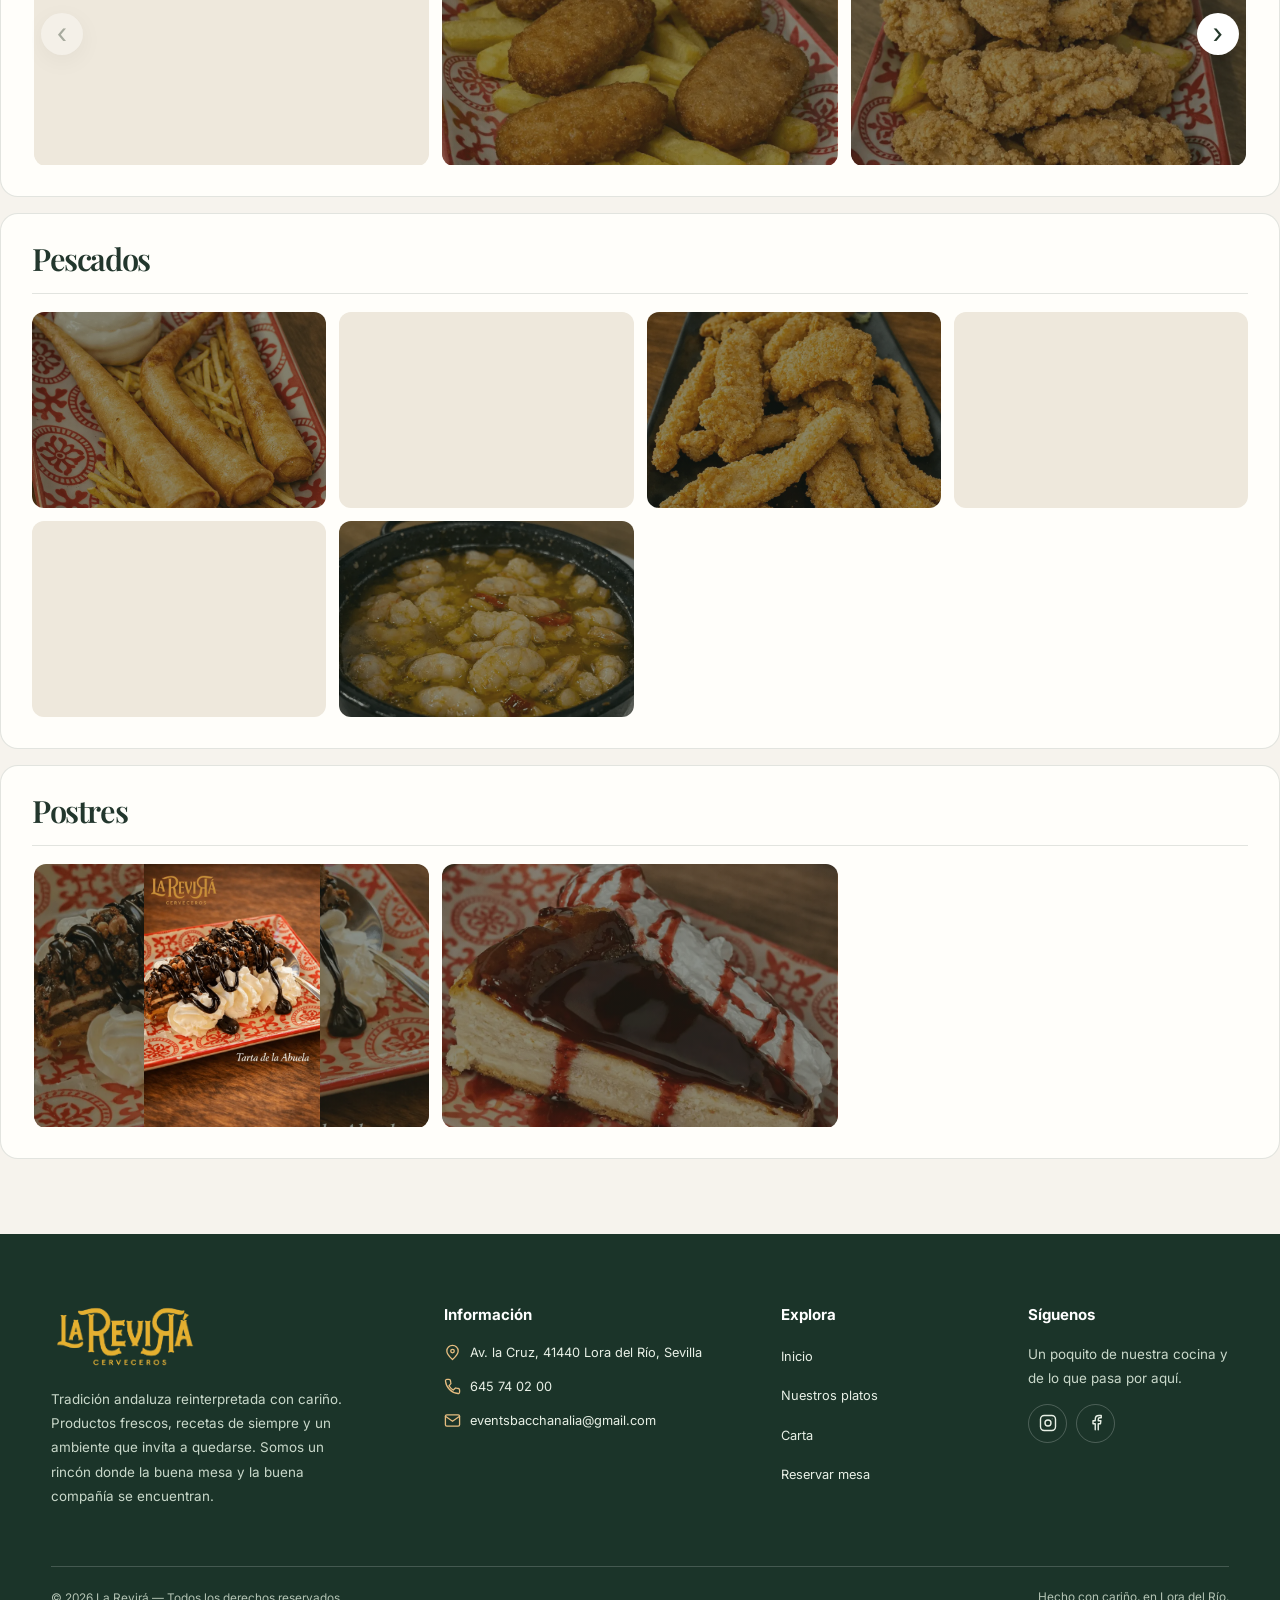
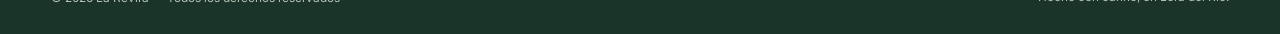
<file: platos.html>
<!DOCTYPE html>

<html lang="es">
<head>
<meta charset="utf-8"/>
<title>Nuestros platos | La Revirá Cerveceros</title>
<meta content="width=device-width, initial-scale=1.0" name="viewport"/>


<link href="img/icons/logo-32.png" rel="icon" sizes="32x32" type="image/png"/>
<link href="img/icons/logo-16.png" rel="icon" sizes="16x16" type="image/png"/>

<link href="img/icons/apple-icon.png" rel="apple-touch-icon" sizes="180x180"/>

<link href="manifest.json" rel="manifest"/>
<link href="img/icons/logo-192.png" rel="icon" sizes="192x192" type="image/png"/>
<link href="img/icons/logo-512.png" rel="icon" sizes="512x512" type="image/png"/>

<meta content="#F6F1E7" name="theme-color"/>
<meta content="yes" name="apple-mobile-web-app-capable"/>
<meta content="black-translucent" name="apple-mobile-web-app-status-bar-style"/>




<link href="https://fonts.googleapis.com" rel="preconnect"/>
<link crossorigin="" href="https://fonts.gstatic.com" rel="preconnect"/>
<link href="https://fonts.googleapis.com/css2?family=Inter:wght@400;500;600;700&amp;family=Playfair+Display:wght@600;700&amp;display=swap" rel="stylesheet"/>

<meta content="Descubre nuestros platos en La Revirá Cerveceros, Lora del Río: tapas, montaditos, carnes y postres con fotografías reales de nuestra cocina." name="description"/><meta content="light dark" name="color-scheme"/><meta content="website" property="og:type"/><meta content="es_ES" property="og:locale"/><meta content="Nuestros platos | La Revirá Cerveceros" property="og:title"/><meta content="Descubre nuestros platos en La Revirá Cerveceros, Lora del Río: tapas, montaditos, carnes y postres con fotografías reales de nuestra cocina." property="og:description"/><meta content="img/platos/tapas-calientes/1.webp" property="og:image"/><meta content="summary_large_image" name="twitter:card"/>
<link href="site.css?v=13" rel="stylesheet"/></head>
<body class="page-platos light-mode"><script>try{if(localStorage.getItem("theme")==="dark")document.body.classList.remove("light-mode")}catch(e){}</script><a class="skip-link" href="#main-content">Saltar al contenido</a>

<header class="site-header" id="siteHeader">
<div class="header-inner">
<a aria-label="La Revirá — Inicio" class="brand" href="index.html"><img alt="La Revirá Cerveceros" height="74" src="img/logo3.png" width="148"/></a>
<nav aria-label="Navegación principal" class="primary-nav" id="navMenu">
<a data-i18n="menu_home" href="index.html">Inicio</a>
<a aria-current="page" data-i18n="menu_dishes" href="platos.html">Nuestros platos</a>
<a data-i18n="menu_menu" href="carta.html">Carta</a>
<a data-i18n="menu_about" href="#info">Contacto</a>
</nav>
<div class="header-actions">
<div aria-label="Idioma / Language" class="language-switcher" id="language-switcher" role="group">
<button aria-label="Español" class="flag" data-lang="es" title="Español" type="button">ES</button>
<button aria-label="English" class="flag" data-lang="en" title="English" type="button">EN</button>
<button aria-label="Français" class="flag" data-lang="fr" title="Français" type="button">FR</button>
<button aria-label="Deutsch" class="flag" data-lang="de" title="Deutsch" type="button">DE</button>
</div>
<button aria-label="Cambiar tema" class="theme-toggle" id="theme-toggle" title="Cambiar tema" type="button"><svg aria-hidden="true" class="ui-icon" focusable="false" id="theme-icon" viewbox="0 0 24 24"><path d="M20.985 12.486A9 9 0 1 1 11.514 3.015a7 7 0 0 0 9.47 9.47Z"></path></svg></button>
<a class="header-book" aria-label="Llamar para reservar una mesa" href="tel:+34645740200"><svg aria-hidden="true" class="ui-icon" focusable="false" viewbox="0 0 24 24"><path d="M22 16.92v3a2 2 0 0 1-2.18 2A19.79 19.79 0 0 1 2.09 4.18 2 2 0 0 1 4.08 2h3a2 2 0 0 1 2 1.72c.13.96.32 1.91.57 2.83a2 2 0 0 1-.45 2.11L7.1 10.9a16 16 0 0 0 6 6l2.24-2.2a2 2 0 0 1 2.11-.45c.92.25 1.87.44 2.83.57A2 2 0 0 1 22 16.92Z"></path></svg><span data-i18n="ui_book">Reservar mesa</span></a>
</div>
</div>
</header>

<nav aria-label="Navegación móvil" class="bottom-nav" id="bottomNav">
<a href="index.html"><svg aria-hidden="true" class="ui-icon" focusable="false" viewbox="0 0 24 24"><path d="m3 10 9-7 9 7v10a1 1 0 0 1-1 1h-5v-7H9v7H4a1 1 0 0 1-1-1Z"></path></svg><small data-i18n="menu_home">Inicio</small></a>
<a aria-current="page" href="platos.html"><svg aria-hidden="true" class="ui-icon" focusable="false" viewbox="0 0 24 24"><path d="M4 3v7m4-7v7M2 3v4a4 4 0 0 0 8 0V3M6 11v10M16 12V6a3 3 0 0 1 6 0v15m-6-8h6"></path></svg><small data-i18n="ui_dishes_short">Platos</small></a>
<a href="carta.html"><svg aria-hidden="true" class="ui-icon" focusable="false" viewbox="0 0 24 24"><path d="M12 7c-2.1-1.9-5.5-2.3-9-1v14c3.5-1.2 6.9-.8 9 1 2.1-1.8 5.5-2.2 9-1V6c-3.5-1.3-6.9-.9-9 1Zm0 0v14"></path></svg><small data-i18n="menu_menu">Carta</small></a>
<a href="#info"><svg aria-hidden="true" class="ui-icon" focusable="false" viewbox="0 0 24 24"><circle cx="12" cy="12" r="10"></circle><path d="M12 11v6m0-10h.01"></path></svg><small data-i18n="ui_about_short">Contacto</small></a>
</nav>


<section class="platos-hero" id="main-content">
<div class="platos-hero-overlay">
<h1 data-i18n="ui_gallery_page_title">Platos para disfrutar.</h1>
<p data-i18n="ui_gallery_page_desc">Las cosas buenas se disfrutan mejor cuando se comparten.</p>
</div>
</section><div class="gallery-intro"><div class="gallery-intro-copy"><span class="eyebrow" data-i18n="ui_dishes_eyebrow">UN POCO DE TODO</span><h2 data-i18n="ui_dishes_title">Se nos hace la boca agua.</h2><p data-i18n="ui_dishes_desc">Recorre nuestra galería y descubre algunos de los platos que salen de nuestra cocina.</p></div><a class="btn btn-outline" href="carta.html"><span data-i18n="ui_prices">Ver carta y precios</span><svg aria-hidden="true" class="ui-icon" focusable="false" viewbox="0 0 24 24"><path d="M4 12h16m-7-7 7 7-7 7"></path></svg></a></div>

<div class="anchors-row">
<div class="anchors">
<a data-i18n="sugerencias" href="#sugerencias">Sugerencias</a>
<a data-i18n="chacinas" href="#chacinas">Chacinas</a>
<a data-i18n="tapas_frias" href="#tapas-frias">Tapas frías</a>
<a data-i18n="tapas_calientes" href="#tapas-calientes">Tapas calientes</a>
<a data-i18n="panes" href="#panes">Panes de la casa</a>
<a data-i18n="montaditos" href="#montaditos">Montaditos</a>
<a data-i18n="carnes" href="#carnes">Carnes</a>
<a data-i18n="peques" href="#peques">Para los peques</a>
<a data-i18n="pescados" href="#pescados">Pescados</a>
<a data-i18n="postres" href="#postres">Postres</a>
</div>
</div>

<section class="platos-section" id="sugerencias">
<h2 data-i18n="sugerencias">Sugerencias</h2>
<div class="plato-carousel" data-folder="sugerencias"></div>
</section>
<section class="platos-section" id="chacinas">
<h2 data-i18n="chacinas">Chacinas</h2>
<div class="plato-carousel" data-folder="chacinas"></div>
</section>
<section class="platos-section" id="tapas-frias">
<h2 data-i18n="tapas_frias">Tapas frías</h2>
<div class="plato-gallery" data-folder="tapas-frias"></div>
</section>
<section class="platos-section" id="tapas-calientes">
<h2 data-i18n="tapas_calientes">Tapas calientes</h2>
<div class="plato-carousel" data-folder="tapas-calientes"></div>
</section>
<section class="platos-section" id="panes">
<h2 data-i18n="panes">Panes de la casa</h2>
<div class="plato-gallery" data-folder="panes"></div>
</section>
<section class="platos-section" id="montaditos">
<h2 data-i18n="montaditos">Montaditos</h2>
<div class="plato-carousel" data-folder="montaditos"></div>
</section>
<section class="platos-section" id="carnes">
<h2 data-i18n="carnes">
            Carnes
            <span class="section-count"></span>
</h2>
<div class="plato-gallery" data-folder="carnes"></div>
</section>
<section class="platos-section" id="peques">
<h2 data-i18n="peques">Para los peques</h2>
<div class="plato-carousel" data-folder="peques"></div>
</section>
<section class="platos-section" id="pescados">
<h2 data-i18n="pescados">Pescados</h2>
<div class="plato-gallery" data-folder="pescados"></div>
</section>
<section class="platos-section" id="postres">
<h2 data-i18n="postres">Postres</h2>
<div class="plato-carousel" data-folder="postres"></div>
</section>

<button aria-label="Volver arriba" class="btn-top" id="btnTop" title="Volver arriba" type="button">
<svg aria-hidden="true" class="ui-icon" focusable="false" viewbox="0 0 24 24"><path d="M12 20V4m-7 7 7-7 7 7"></path></svg>
</button>

<footer class="footer" id="info">
<div class="footer-container">
<div class="footer-col footer-brand"><img alt="La Revirá Cerveceros" height="106" loading="lazy" src="img/logo3.png" width="192"/><p data-i18n="footer_about_text">Tradición andaluza reinterpretada con cariño. Productos frescos, recetas de siempre y un ambiente que invita a quedarse.</p></div>
<div class="footer-col"><h3 data-i18n="footer_info_title">Información</h3><ul class="footer-links"><li><svg aria-hidden="true" class="ui-icon" focusable="false" viewbox="0 0 24 24"><path d="M20 10c0 5-8 12-8 12S4 15 4 10a8 8 0 1 1 16 0Z"></path><circle cx="12" cy="10" r="2.5"></circle></svg><a data-i18n="footer_address_text" href="https://www.google.com/maps/search/?api=1&amp;query=Av.+la+Cruz%2C+41440+Lora+del+R%C3%ADo%2C+Sevilla" rel="noopener noreferrer" target="_blank">Av. la Cruz, 41440 Lora del Río, Sevilla</a></li><li><svg aria-hidden="true" class="ui-icon" focusable="false" viewbox="0 0 24 24"><path d="M22 16.92v3a2 2 0 0 1-2.18 2A19.79 19.79 0 0 1 2.09 4.18 2 2 0 0 1 4.08 2h3a2 2 0 0 1 2 1.72c.13.96.32 1.91.57 2.83a2 2 0 0 1-.45 2.11L7.1 10.9a16 16 0 0 0 6 6l2.24-2.2a2 2 0 0 1 2.11-.45c.92.25 1.87.44 2.83.57A2 2 0 0 1 22 16.92Z"></path></svg><a href="tel:+34645740200">645 74 02 00</a></li><li><svg aria-hidden="true" class="ui-icon" focusable="false" viewbox="0 0 24 24"><rect height="16" rx="2" width="20" x="2" y="4"></rect><path d="m2 6 10 7 10-7"></path></svg><a href="mailto:eventsbacchanalia@gmail.com">eventsbacchanalia@gmail.com</a></li></ul></div>
<div class="footer-col"><h3 data-i18n="ui_explore">Explora</h3><ul class="footer-nav"><li><a data-i18n="menu_home" href="index.html">Inicio</a></li><li><a data-i18n="menu_dishes" href="platos.html">Nuestros platos</a></li><li><a data-i18n="menu_menu" href="carta.html">Carta</a></li><li><a data-i18n="ui_book" href="tel:+34645740200">Reservar mesa</a></li></ul></div>
<div class="footer-col"><h3 data-i18n="footer_follow">Síguenos</h3><p data-i18n="ui_social_text">Un poquito de nuestra cocina y de lo que pasa por aquí.</p><div class="footer-social"><a aria-label="Instagram" href="https://www.instagram.com/la_revira_cerveceros/" rel="noopener noreferrer" target="_blank"><svg aria-hidden="true" class="ui-icon" focusable="false" viewbox="0 0 24 24"><rect height="20" rx="5" width="20" x="2" y="2"></rect><circle cx="12" cy="12" r="4"></circle><circle cx="17.5" cy="6.5" fill="currentColor" r=".6" stroke="none"></circle></svg></a><a aria-label="Facebook" href="https://www.facebook.com/p/La-Revir%C3%A1-Cerveceros-61552801625227/" rel="noopener noreferrer" target="_blank"><svg aria-hidden="true" class="ui-icon" focusable="false" viewbox="0 0 24 24"><path d="M15 21v-8h3l.5-4H15V7c0-1.2.5-2 2-2h2V2h-3c-4 0-5 2-5 5v2H8v4h3v8"></path></svg></a></div></div>
</div>
<div class="footer-bottom"><p data-i18n="footer_copy">© 2026 La Revirá — Todos los derechos reservados</p><span data-i18n="ui_made_with_care">Hecho con cariño, en Lora del Río.</span></div>
</footer>

<div aria-hidden="true" aria-label="Galería de fotografías" aria-modal="true" class="lightbox" id="lightbox" role="dialog">
<div class="lightbox-content">

<div class="lightbox-top">
<div class="lightbox-title" id="lightboxTitle"></div>
<button aria-label="Cerrar galería" class="lightbox-close" id="lightboxClose" tabindex="0">×</button>
</div>

<div class="lightbox-media-wrapper">
<img class="lightbox-media" id="lightboxImg" style="display:none;"/>
<video class="lightbox-media" controls="" id="lightboxVideo" style="display:none;"></video>

<button aria-label="Compartir imagen" class="lightbox-share" id="lightboxShare" tabindex="0">
<svg aria-hidden="true" class="ui-icon" focusable="false" viewbox="0 0 24 24"><circle cx="18" cy="5" r="3"></circle><circle cx="6" cy="12" r="3"></circle><circle cx="18" cy="19" r="3"></circle><path d="m8.7 10.6 6.6-4.2M8.7 13.4l6.6 4.2"></path></svg>
</button>
<div id="lightboxCounter"></div>
</div>

<button aria-label="Imagen anterior" class="lightbox-prev" id="lightboxPrev" type="button">❮</button>
<button aria-label="Imagen siguiente" class="lightbox-next" id="lightboxNext" type="button">❯</button>

<div id="lightboxThumbs"></div>
</div>
</div>


<script src="site-data.js?v=13"></script><script src="core.js?v=13"></script><script src="ui.js?v=13"></script></body>
</html>
</file>
<file: site.css>
/* LA REVIRÁ · Sistema visual 2026. Una sola hoja, sin capas de versiones anteriores. */
:root{color-scheme:light;--bg:#f6f3ed;--paper:#fffefa;--paper-2:#eee8dc;--ink:#1d3429;--text:#23372d;--muted:#697168;--line:rgba(32,54,41,.13);--gold:#a9783b;--gold-soft:#e5c294;--radius:18px;--shadow:0 15px 40px rgba(26,39,30,.075);--serif:"Playfair Display",Georgia,serif;--sans:"Inter",system-ui,-apple-system,BlinkMacSystemFont,"Segoe UI",sans-serif}
body:not(.light-mode){color-scheme:dark;--bg:#16271f;--paper:#20362a;--paper-2:#2b4436;--ink:#e6c087;--text:#f7f0e4;--muted:#bfccbd;--line:rgba(244,237,216,.15);--gold:#e2b87d;--gold-soft:#edcfa0;--shadow:0 15px 40px rgba(0,0,0,.2)}
*,*::before,*::after{box-sizing:border-box}html{scroll-behavior:smooth;scroll-padding-top:150px}body{margin:0;background:var(--bg);color:var(--text);font:400 16px/1.65 var(--sans);-webkit-font-smoothing:antialiased;overflow-x:hidden}img,video,svg{max-width:100%}img{display:block}button,input{font:inherit}button{cursor:pointer}a{color:inherit;text-decoration:none}h1,h2,h3,p{margin-top:0}h1,h2{font-family:var(--serif);font-weight:600;letter-spacing:-.045em;line-height:1.12}h3{line-height:1.3}p{line-height:1.7}ul{padding:0;list-style:none}button:disabled{opacity:.35;cursor:not-allowed}button, a{transition:background .2s,border-color .2s,color .2s,box-shadow .2s,transform .2s}button:hover:not(:disabled), a:hover{transition-duration:.2s}[hidden],.hidden{display:none!important}:focus-visible{outline:3px solid var(--gold)!important;outline-offset:4px}::selection{background:#e4b878;color:#16291f}
.ui-icon{width:20px;height:20px;fill:none;stroke:currentColor;stroke-width:1.85;stroke-linecap:round;stroke-linejoin:round;vertical-align:middle;flex-shrink:0}.eyebrow,.schedule-kicker{font-size:.69rem;color:var(--gold);font-weight:800;letter-spacing:.17em;text-transform:uppercase}.eyebrow-line{display:inline-block;width:27px;height:1px;background:var(--gold);margin-right:10px;vertical-align:middle}.section-heading h2{font-size:clamp(2.25rem,4vw,3.75rem);margin:12px 0 13px}.section-heading p{font-size:.98rem;color:var(--muted);max-width:56ch}.section-heading.centered{text-align:center}.section-heading.centered p{margin-inline:auto}.skip-link{position:fixed;top:-100px;left:15px;z-index:10000;background:#fff;color:#172b20;border-radius:9px;padding:12px 20px}.skip-link:focus{top:12px}.breadcrumb{display:none}
.btn,.header-book,.btn-download,.btn-suggestions,.pdf-download-direct,.modal-btn,.favorites-filter,.favorites-share{display:inline-flex;justify-content:center;align-items:center;gap:9px;font-weight:700;text-align:center;border-radius:100px;text-decoration:none;line-height:1.25}.btn{padding:14px 23px;min-height:49px;font-size:.87rem;border:1px solid var(--line)}.btn-primary,.header-book{background:#1d392c;border:1px solid #1d392c;color:#fff}.btn-primary:hover,.header-book:hover{background:#325740;border-color:#325740;color:#fff;transform:translateY(-1px)}.btn-secondary,.btn-outline{background:var(--paper);border-color:var(--line);color:var(--text)}.btn-secondary:hover,.btn-outline:hover{background:var(--paper-2);border-color:var(--gold)}.btn-cream{background:#f8f3e8;border:1px solid #f8f3e8;color:#1b3829}.btn-cream:hover{background:#fff;color:#183427}.text-link{display:inline-flex;align-items:center;gap:8px;font-size:.85rem;font-weight:750;border-bottom:1px solid var(--gold);padding-bottom:4px}.text-link:hover{color:var(--gold)}
/* Navegación y logo */
.site-header{height:82px;position:sticky;top:0;z-index:900;background:rgba(250,247,240,.96);border-bottom:1px solid var(--line);backdrop-filter:blur(16px);-webkit-backdrop-filter:blur(16px)}body:not(.light-mode) .site-header{background:rgba(22,39,31,.96)}.site-header.is-scrolled{box-shadow:0 7px 24px rgba(17,32,23,.08)}.header-inner{height:100%;max-width:1390px;margin:auto;padding:0 30px;display:flex;align-items:center;justify-content:space-between;gap:24px}.brand{display:flex;align-items:center;flex-shrink:0}.brand img{width:148px;max-height:65px;height:auto;object-fit:contain}.primary-nav{display:flex;align-items:center;gap:5px;white-space:nowrap}.primary-nav a{border-radius:100px;padding:10px 14px;font-size:.86rem;font-weight:650}.primary-nav a:hover,.primary-nav a[aria-current="page"]{color:var(--gold);background:rgba(170,122,58,.10)}.header-actions{display:flex;align-items:center;gap:10px;flex-shrink:0}#language-switcher{display:flex;align-items:center;gap:1px;padding:4px;background:var(--paper);border:1px solid var(--line);border-radius:100px;height:42px}#language-switcher .flag{width:31px;height:31px;display:grid;place-items:center;border:0;border-radius:50%;background:none;color:var(--muted);font-size:.66rem;font-weight:800;line-height:1}#language-switcher .flag:hover{background:var(--paper-2)}#language-switcher .flag[aria-pressed="true"]{background:#1e3c2f;color:#fff}.theme-toggle{width:42px;height:42px;padding:0;background:var(--paper);color:var(--text);border-radius:50%;border:1px solid var(--line);display:grid;place-items:center}.theme-toggle:hover{background:var(--paper-2)}.theme-toggle .ui-icon{width:20px;height:20px}.header-book{padding:11px 17px;min-height:42px;font-size:.81rem}.header-book .ui-icon{width:18px;height:18px}.bottom-nav{display:none}
/* Inicio: portada */
.home-hero{max-width:1380px;margin:0 auto;padding:clamp(54px,6vw,94px) clamp(24px,4vw,56px) clamp(65px,6.5vw,95px);display:grid;grid-template-columns:minmax(0,.82fr) minmax(0,1.18fr);gap:clamp(34px,4.6vw,72px);align-items:center;min-height:575px}.hero-copy{max-width:550px}.hero-copy h1{font-size:clamp(3.45rem,5.4vw,5.6rem);letter-spacing:-.06em;line-height:1.05;max-width:11ch;margin:16px 0 22px;text-wrap:balance}.hero-description{max-width:47ch;color:var(--muted);font-size:1.02rem}.hero-actions{display:flex;align-items:center;gap:12px;flex-wrap:wrap;margin-top:30px}.hero-footnote{margin-top:25px;color:var(--muted);display:flex;align-items:center;gap:8px;font-size:.78rem}.hero-footnote .ui-icon{width:16px;height:16px;color:var(--gold)}.hero-visual.hero-gallery{position:relative;width:100%;display:grid;grid-template-columns:minmax(0,1.08fr) minmax(0,.72fr);grid-template-rows:1fr .68fr;gap:14px;align-items:stretch}.hero-shot{position:relative;overflow:hidden;border-radius:24px;background:#d7d0c2;box-shadow:0 22px 46px rgba(21,37,28,.14)}.hero-shot img{width:100%;height:100%;object-fit:cover;display:block}.hero-shot-main{grid-column:1;grid-row:1 / span 2;min-height:520px}.hero-shot-tall{grid-column:2;grid-row:1;min-height:300px}.hero-shot-small{grid-column:2;grid-row:2;min-height:200px}.hero-gallery-caption{position:absolute;left:18px;bottom:18px;display:flex;gap:8px;flex-wrap:wrap;z-index:2}.hero-gallery-caption span{display:inline-flex;align-items:center;min-height:34px;padding:0 14px;border-radius:999px;background:rgba(246,241,231,.88);backdrop-filter:blur(8px);-webkit-backdrop-filter:blur(8px);border:1px solid rgba(32,42,35,.08);font:600 .74rem/1 var(--sans);letter-spacing:.08em;text-transform:uppercase;color:#234032}.hero-image-secondary,.hero-stamp{display:none!important}
/* Inicio: motivos, destacados y momentos */
.values-section{background:var(--paper);padding:clamp(64px,7vw,96px) 24px}.values-grid{max-width:1250px;margin:44px auto 0;display:grid;grid-template-columns:repeat(3,minmax(0,1fr));gap:25px}.value-card{border-top:2px solid var(--gold-soft);padding:26px 16px 8px}.value-card>.ui-icon{width:44px;height:44px;color:var(--gold);margin-bottom:17px;padding:10px;border-radius:13px;background:rgba(171,121,58,.11)}.value-card h3{font-size:1.18rem;margin-bottom:9px}.value-card p{font-size:.88rem;color:var(--muted);max-width:38ch}.signature-section{max-width:1380px;margin:auto;padding:clamp(70px,8vw,116px) clamp(24px,4vw,56px)}.signature-heading{display:grid;grid-template-columns:1fr .72fr;gap:60px;align-items:end;margin-bottom:30px}.signature-heading h2{font-size:clamp(2.4rem,4vw,4rem);margin:12px 0 0}.signature-heading-side p{color:var(--muted);margin:0 0 18px}.signature-grid{display:grid;grid-template-columns:repeat(3,minmax(0,1fr));gap:20px}.signature-card{display:block;overflow:hidden;border:1px solid var(--line);border-radius:18px;background:var(--paper);box-shadow:0 10px 30px rgba(17,30,23,.04)}.signature-card:hover{transform:translateY(-3px);box-shadow:var(--shadow)}.signature-image{height:clamp(230px,26vw,370px);overflow:hidden;position:relative}.signature-image img{width:100%;height:100%;object-fit:cover;transition:transform .4s}.signature-card:hover img{transform:scale(1.025)}.signature-number{position:absolute;top:15px;left:15px;color:#fff;background:rgba(15,26,20,.66);border-radius:99px;padding:6px 11px;font-size:.7rem}.signature-card-info{display:flex;align-items:center;justify-content:space-between;gap:12px;padding:18px 20px 22px}.signature-tag{font-size:.7rem;text-transform:uppercase;letter-spacing:.13em;color:var(--gold);font-weight:800}.signature-card-info h3{font-family:var(--serif);font-size:1.22rem;margin:6px 0}.signature-card-info small{font-size:.78rem;color:var(--muted)}.signature-card-arrow{font-size:1.35rem;color:var(--gold)}.signature-disclaimer{color:var(--muted);font-size:.78rem;margin:18px 0 0}
.experience-section{max-width:1380px;margin:auto;padding:clamp(64px,7vw,94px) clamp(24px,4vw,56px)}.split-heading{display:flex;align-items:end;justify-content:space-between;gap:40px;margin-bottom:25px}.split-heading p{max-width:38ch;margin:0}.carousel{position:relative;width:100%;border-radius:20px;overflow:hidden;background:var(--paper);border:1px solid var(--line)}.slides{display:flex;transition:transform .55s ease;will-change:transform}.slide-group{min-width:100%;display:flex;gap:12px;padding:12px}.slide-item{position:relative;flex:1;min-width:0;height:clamp(250px,26vw,370px);border-radius:12px;overflow:hidden;background:var(--paper-2)}.slide-item img,.slide-item video{width:100%;height:100%;object-fit:cover}.carousel .prev,.carousel .next{position:absolute;top:50%;transform:translateY(-50%);width:44px;height:44px;border-radius:50%;border:1px solid var(--line);display:grid;place-items:center;background:#fff;color:#263c31;box-shadow:0 8px 24px rgba(0,0,0,.1);z-index:2}.carousel .prev{left:12px}.carousel .next{right:12px}.experience-foot{display:flex;justify-content:space-between;gap:20px;margin-top:18px;color:var(--muted);font-size:.83rem}
.visit-banner{max-width:1320px;margin:0 auto 94px;display:grid;grid-template-columns:1fr 1fr;min-height:315px;background:#1b3428;color:#fff;border-radius:22px;overflow:hidden}.visit-banner-image{min-height:320px;background-image:url('img/carrusel/35.webp');background-size:cover;background-position:center}.visit-banner-copy{padding:clamp(30px,4vw,60px);display:flex;flex-direction:column;align-items:flex-start;justify-content:center}.visit-banner h2{color:#fff;font-size:clamp(2.1rem,3.2vw,3.4rem);margin:12px 0 15px}.visit-banner p{color:#d1dfd1;max-width:45ch;margin-bottom:20px}.visit-banner .eyebrow{color:#eac18b}
.location-section{max-width:1380px;margin:auto;padding:0 clamp(24px,4vw,56px) 100px}.location-section .section-heading{margin-bottom:30px}.location-container{display:grid;grid-template-columns:minmax(0,.75fr) minmax(0,1.25fr);gap:18px;align-items:stretch}.schedule-box,.map-box{background:var(--paper);border:1px solid var(--line);border-radius:20px;overflow:hidden}.schedule-box{padding:27px 32px}.schedule-box h3{font-family:var(--serif);font-size:1.75rem;margin:8px 0 18px}.schedule-item{display:flex;align-items:flex-start;justify-content:space-between;gap:15px;padding:10px 0;border-bottom:1px solid var(--line);font-size:.85rem}.schedule-item:last-child{border-bottom:0}.schedule-day{font-weight:650}.schedule-hours{text-align:right;white-space:pre-line;color:var(--muted);font-size:.82rem;line-height:1.5}.schedule-hours.is-closed{color:#a26350}.map-box{height:100%;min-height:390px}.map-box iframe{display:block;width:100%;height:100%;min-height:390px;border:0}.directions-link{grid-column:1/-1;justify-self:end;display:inline-flex;gap:8px;align-items:center;color:var(--gold);font-weight:750;font-size:.82rem}
/* Páginas interiores y filtros */
.inner-hero,.platos-hero{max-width:1320px;margin:34px auto 40px;overflow:hidden;background:#1c3529;color:#fff;border-radius:22px}.inner-hero{min-height:265px;padding:42px 60px;display:grid;grid-template-columns:1.25fr .75fr;align-items:center;gap:30px}.inner-hero .eyebrow{color:#e8bf83}.inner-hero h1{color:#fff;font-size:clamp(2.4rem,4.2vw,4.3rem);margin:12px 0 14px}.inner-hero p{color:#dce4d8;max-width:56ch;margin:0}.inner-hero-photo{justify-self:end;overflow:hidden;width:min(100%,400px);height:205px;border-radius:13px;transform:rotate(2deg)}.inner-hero-photo img{height:100%;width:100%;object-fit:cover}.platos-hero{height:290px;position:relative;background:linear-gradient(90deg,rgba(19,40,27,.85),rgba(19,40,27,.25)),url('img/platos/tapas-calientes/1.webp') center 52%/cover}.platos-hero-overlay{height:100%;display:flex;flex-direction:column;justify-content:center;align-items:flex-start;padding:35px clamp(26px,6vw,84px)}.platos-hero h1{color:#fff;font-size:clamp(2.7rem,5vw,5rem);margin:0 0 12px}.platos-hero p{color:#f0e8dc;max-width:49ch;margin:0}.gallery-intro{max-width:1320px;margin:0 auto 28px;padding:0 2px;display:flex;justify-content:space-between;align-items:end;gap:40px}.gallery-intro-copy{max-width:660px}.gallery-intro h2{font-size:clamp(2rem,3vw,3rem);margin:9px 0}.gallery-intro p{margin:0;color:var(--muted)}
.anchors-row{position:sticky;z-index:600;top:82px;max-width:1320px;margin:0 auto 23px;padding:10px 0;background:var(--bg);border-bottom:1px solid var(--line)}.anchors{display:flex;align-items:center;gap:7px;overflow-x:auto;scrollbar-width:thin;white-space:nowrap;scroll-padding:10px;padding:2px 0 8px}.anchors a{flex:none;border:1px solid var(--line);border-radius:100px;background:var(--paper);padding:8px 15px;font-size:.78rem;font-weight:700}.anchors a:hover,.anchors a.active-anchor{background:#1e382b;border-color:#1e382b;color:#fff}
/* Galería de platos */
.page-platos .platos-section{max-width:1320px;margin:0 auto 16px;padding:28px 31px 31px;background:var(--paper);border:1px solid var(--line);border-radius:18px;scroll-margin-top:155px}.page-platos .platos-section h2{font-size:clamp(1.6rem,2.4vw,2.15rem);padding:0 0 16px;margin:0 0 18px;border-bottom:1px solid var(--line)}.section-count{font:500 .76rem var(--sans);color:var(--muted);margin-left:12px}.section-kicker,.gallery-note{display:none!important}.plato-carousel{position:relative;overflow:hidden}.carousel-track{display:flex;gap:13px;padding:0 2px;align-items:stretch;will-change:transform}.plato-carousel .carousel-item{flex:0 0 calc((100% - 26px)/3);min-width:0}.media-frame{position:relative;width:100%;aspect-ratio:4/3;overflow:hidden;border-radius:12px;background:var(--paper-2)}.media-frame img{width:100%;height:100%;object-fit:cover;transition:transform .3s}.media-frame:hover img{transform:scale(1.025)}.media-frame.is-portrait{background-image:linear-gradient(rgba(22,34,27,.50),rgba(22,34,27,.50)),var(--frame-image);background-size:cover;background-position:center}.media-frame.is-portrait img{object-fit:contain;position:relative;z-index:1}.plato-carousel .plato-prev,.plato-carousel .plato-next{position:absolute;top:50%;transform:translateY(-50%);width:42px;height:42px;border:0;border-radius:50%;font-size:1.8rem;display:grid;place-items:center;line-height:1;background:#fff;color:#24382b;box-shadow:0 6px 24px rgba(0,0,0,.14);z-index:3}.plato-carousel .plato-prev{left:9px}.plato-carousel .plato-next{right:9px}.plato-gallery .gallery-row{display:grid;grid-template-columns:repeat(4,minmax(0,1fr));gap:13px}
/* Carta y buscador */
.menu-tools,.favorites-toolbar,.pdf-section,.page-carta .anchors-row,.carta-grid{max-width:1320px;margin-left:auto;margin-right:auto}.menu-tools{margin-bottom:12px}.menu-search-wrap{min-height:58px;display:flex;align-items:center;gap:12px;border:1px solid var(--line);background:var(--paper);border-radius:14px;padding:0 16px;max-width:650px}.menu-search-wrap>.ui-icon{color:var(--gold)}.menu-search-wrap input{width:100%;min-width:0;height:54px;background:transparent;border:0;outline:0;color:var(--text);font-size:.9rem}.menu-search-wrap input::placeholder{color:var(--muted)}#menuSearchClear{width:28px;height:28px;display:grid;place-items:center;border:0;background:var(--paper-2);color:var(--text);border-radius:50%}.search-caption{font-size:.76rem;color:var(--muted);margin:8px 3px 0}.favorites-toolbar{display:flex;align-items:center;gap:10px;flex-wrap:wrap;margin-bottom:18px}.favorites-filter,.favorites-share{background:var(--paper);color:var(--text);border:1px solid var(--line);padding:11px 16px;font-size:.79rem;min-height:43px}.favorites-filter[aria-pressed="true"]{background:#1c382b;color:#fff}.favorites-count{padding:1px 7px;border-radius:30px;background:rgba(166,117,48,.14)}.favorites-hint{margin:0 0 0 auto;font-size:.76rem;color:var(--muted)}.favorites-empty,.menu-empty{padding:30px;text-align:center;background:var(--paper);border:1px solid var(--line);border-radius:16px;max-width:760px;margin:20px auto}.favorites-empty>.ui-icon,.menu-empty>.ui-icon{width:35px;height:35px;color:var(--gold)}.favorites-empty h2,.menu-empty h2{font-size:1.55rem}.toast-feedback{position:fixed;left:50%;bottom:30px;transform:translateX(-50%) translateY(30px);z-index:2300;background:#1c3629;color:#fff;padding:12px 20px;border-radius:100px;opacity:0;pointer-events:none;transition:opacity .2s,transform .2s}.toast-feedback.is-visible{opacity:1;transform:translateX(-50%) translateY(0)}.pdf-section{margin-top:0;margin-bottom:24px}.pdf-divider{display:none}.pdf-actions{display:flex;align-items:center;flex-wrap:wrap;gap:10px}.btn-download,.btn-suggestions,.pdf-download-direct{padding:11px 18px;min-height:44px;border:1px solid var(--line);background:var(--paper);color:var(--text);font-size:.81rem}.btn-download{background:#213e2e;color:#fff;border-color:#213e2e}.pdf-icon img{width:20px;height:20px;vertical-align:middle}.btn-download .pdf-icon img{filter:brightness(0) invert(1)}.carta-grid{display:grid;grid-template-columns:repeat(2,minmax(0,1fr));gap:17px;margin-top:0;margin-bottom:18px}.page-carta .platos-section{min-width:0;padding:25px 25px 28px;background:var(--paper);border:1px solid var(--line);border-radius:18px;scroll-margin-top:155px}.page-carta .platos-section h2{font-size:1.75rem;margin:0 0 19px;padding:0 0 14px;border-bottom:1px solid var(--line)}.menu-list{display:grid;gap:9px}.menu-item{position:relative;min-width:0;display:flex;gap:13px;padding:11px 46px 11px 11px;border:1px solid var(--line);border-radius:13px;background:var(--bg);align-items:flex-start;min-height:99px}.menu-item:hover{border-color:rgba(173,119,56,.55)}.menu-item .menu-item-img{width:86px;height:86px;flex:0 0 86px;object-fit:cover;border-radius:9px;cursor:zoom-in}.menu-item-content{min-width:0;flex:1}.menu-item-content h3{font:700 .9rem/1.35 var(--sans);letter-spacing:-.01em;color:var(--text);margin:2px 0 4px}.menu-item-content p{font-size:.76rem;color:var(--muted);line-height:1.45;margin:3px 0 0}.menu-item-prices{display:flex;flex-wrap:wrap;gap:5px;margin-top:8px}.menu-item-prices span,.modal-precios span{display:inline-flex;align-items:center;gap:4px;border-radius:7px;padding:5px 7px;font-size:.72rem;line-height:1.25;background:rgba(172,119,52,.12);color:var(--text);font-weight:750}.menu-item-prices small{font-size:.65rem;font-weight:500;color:var(--muted)}.menu-item .favorite-button{position:absolute;top:10px;right:10px;border:1px solid var(--line);background:var(--paper);color:var(--muted);width:31px;height:31px;border-radius:50%;display:grid;place-items:center;padding:0}.menu-item .favorite-button .ui-icon{width:16px;height:16px}.menu-item .favorite-button[aria-pressed="true"]{color:#b6604c;background:#fff3f1}.menu-item .favorite-button[aria-pressed="true"] .ui-icon{fill:currentColor}.menu-item .alergenos{display:flex;flex-wrap:wrap;gap:3px;margin-top:8px}.menu-item .alergenos .icon{height:24px;width:24px}.allergen-legend{max-width:1320px;margin:40px auto 0;background:var(--paper);padding:23px 26px;border:1px solid var(--line);border-radius:18px}.allergen-legend h3{font-family:var(--serif);font-size:1.5rem}.allergen-grid{display:grid;grid-template-columns:repeat(4,minmax(0,1fr));gap:12px}.allergen-grid>div{display:flex;align-items:center;gap:8px;font-size:.78rem}.allergen-grid .icon{width:32px;height:32px;flex:0 0 32px}.icon.gluten{background:url('img/alergenos/gluten.svg') center/contain no-repeat}.icon.huevo{background:url('img/alergenos/huevo.svg') center/contain no-repeat}.icon.lacteos{background:url('img/alergenos/lacteo.svg') center/contain no-repeat}.icon.pescado{background:url('img/alergenos/pescado.svg') center/contain no-repeat}.icon.cacahuetes{background:url('img/alergenos/cacahuete.svg') center/contain no-repeat}.icon.soja{background:url('img/alergenos/soja.svg') center/contain no-repeat}.icon.mostaza{background:url('img/alergenos/mostaza.svg') center/contain no-repeat}.icon.sesamo{background:url('img/alergenos/sesamo.svg') center/contain no-repeat}.icon.sulfitos{background:url('img/alergenos/sulfitos.svg') center/contain no-repeat}.icon.crustaceo{background:url('img/alergenos/crustaceo.svg') center/contain no-repeat}.icon.moluscos{background:url('img/alergenos/moluscos.svg') center/contain no-repeat}.allergen-note{max-width:1320px;margin:18px auto 75px;padding:0 10px;font-size:.78rem;color:var(--muted)}
/* Pie */
.footer{margin-top:75px;background:#1b3429;color:#f6efe4;padding:65px clamp(22px,4vw,65px) 26px}.footer-container{max-width:1320px;margin:auto;display:grid;grid-template-columns:1.6fr 1.35fr .95fr .9fr;gap:36px}.footer-brand img{width:150px;height:auto;max-height:90px;object-fit:contain}.footer-brand p,.footer-col p{font-size:.84rem;color:#c9d8ca;max-width:39ch;line-height:1.8;margin-top:13px}.footer-col h3{font:700 .94rem var(--sans);color:#fff;margin:6px 0 18px}.footer-links,.footer-nav{margin:0}.footer-links li,.footer-nav li{margin:0 0 13px}.footer-links li{display:flex;gap:9px;align-items:flex-start}.footer-links .ui-icon{width:17px;height:17px;color:#e6bd80;margin-top:2px}.footer a{font-size:.8rem;color:#e8f0e6}.footer a:hover{color:#e8bd7f}.footer-social{display:flex;gap:9px}.footer-social a{width:39px;height:39px;display:grid;place-items:center;border-radius:50%;border:1px solid rgba(255,255,255,.22)}.footer-social a .ui-icon{width:18px;height:18px}.footer-bottom{max-width:1320px;margin:45px auto 0;padding-top:21px;border-top:1px solid rgba(255,255,255,.18);display:flex;justify-content:space-between;gap:20px;font-size:.74rem;color:#b4c4b5}.footer-bottom p{margin:0}
.btn-top{position:fixed;right:22px;bottom:20px;width:45px;height:45px;z-index:1000;border-radius:50%;background:#1b392b;color:white;border:1px solid rgba(255,255,255,.13);box-shadow:var(--shadow);display:grid;place-items:center;opacity:0;pointer-events:none;transform:translateY(12px)}.btn-top.show{opacity:1;pointer-events:auto;transform:none}
/* Diálogos */
body.lightbox-open{overflow:hidden}.lightbox,.modal,.plato-modal{position:fixed;inset:0;z-index:1800;background:rgba(8,18,13,.90);padding:20px;justify-content:center;align-items:center;overflow:auto}.lightbox{display:none}.lightbox-content{width:min(1120px,100%);max-height:94vh;display:flex;flex-direction:column;align-items:stretch;position:relative;gap:9px}.lightbox-top{display:flex;align-items:center;justify-content:space-between;gap:12px;color:#fff}.lightbox-title{font-family:var(--serif);font-size:1.32rem;color:#fff}.lightbox-close,.lightbox-share,.modal-close,.plato-modal-back,.nav-btn,.lightbox-prev,.lightbox-next{display:grid;place-items:center;border:1px solid rgba(255,255,255,.25);background:#fff;color:#22392c;border-radius:50%;width:42px;height:42px;flex-shrink:0}.lightbox-close{font-size:1.5rem}.lightbox-media-wrapper{position:relative;min-height:250px;max-height:76vh;border-radius:14px;overflow:hidden;background:#111b15;display:flex;align-items:center;justify-content:center}.lightbox-media{width:100%;max-height:76vh;height:auto;object-fit:contain}.lightbox-media-wrapper video{max-width:100%;width:auto}.lightbox-share{position:absolute;top:14px;right:14px;z-index:2;background:rgba(255,255,255,.95)}#lightboxCounter{position:absolute;left:15px;bottom:14px;border-radius:99px;padding:4px 10px;background:rgba(10,20,13,.75);color:#fff;font-size:.76rem}.lightbox-prev,.lightbox-next{position:absolute;top:50%;z-index:4}.lightbox-prev{left:-17px}.lightbox-next{right:-17px}#lightboxThumbs{display:flex;gap:9px;align-items:center;justify-content:center;max-height:70px;overflow:hidden}.lightbox-thumb{width:58px;height:58px;object-fit:cover;border-radius:7px;cursor:pointer;background:#273c2c;color:white;display:grid;place-items:center}.lightbox-share-feedback{position:absolute;bottom:50px;left:50%;transform:translateX(-50%);background:#20392d;color:#fff;border-radius:10px;padding:9px 15px;font-size:.78rem;z-index:4;max-width:80%;text-align:center}
.modal,.plato-modal{display:none}.modal.show,.plato-modal.show{display:flex!important}.modal-content,.plato-modal-panel{position:relative;background:var(--paper);color:var(--text);width:min(740px,100%);max-height:90vh;overflow-y:auto;border-radius:18px;padding:30px;box-shadow:0 24px 80px rgba(0,0,0,.22)}.modal-close{position:absolute;top:14px;right:14px;width:36px;height:36px;border-color:var(--line)}.suggestions-title{display:flex;align-items:center;gap:9px;font-family:var(--serif);font-size:2rem;margin:5px 0 20px}.suggestions-title .ui-icon{width:25px;height:25px;color:var(--gold)}#suggestionsList{display:grid;grid-template-columns:repeat(2,minmax(0,1fr));gap:13px;margin:0 0 16px}#suggestionsList li{background:var(--bg);border-radius:12px;padding:12px;min-width:0}#suggestionsList img{width:100%;max-height:175px;object-fit:cover;border-radius:8px}#suggestionsList h3{font-size:.93rem;margin:9px 0 4px}#suggestionsList p{font-size:.76rem;color:var(--muted)}.modal-pagination{display:flex;justify-content:center;gap:5px;margin:10px}.modal-btn{margin:15px auto 0;border:0;background:#1d392c;color:#fff;padding:12px 25px}.plato-modal-panel{max-width:760px}.plato-modal-back{position:relative;display:flex;width:auto;height:auto;border:0;border-radius:99px;padding:9px 14px;background:var(--bg);color:var(--text);gap:8px;margin-bottom:16px}.plato-modal-back .ui-icon{width:18px;height:18px}.modal-image-container{height:min(55vh,440px);position:relative;background:var(--bg);overflow:hidden;border-radius:12px}.modal-img{width:100%;height:100%;object-fit:contain}.nav-btn{position:absolute;top:50%;transform:translateY(-50%);border-color:var(--line)}.nav-left{left:12px}.nav-right{right:12px}#modal-title{font-size:1.8rem;margin:20px 0 10px}#modal-desc{color:var(--muted);font-size:.88rem}.modal-alergenos{display:flex;gap:8px;flex-wrap:wrap}.modal-alergenos .icon{width:25px;height:25px}.modal-precios{display:flex;gap:7px;flex-wrap:wrap;margin-top:14px}
@media(min-width:761px) and (max-width:1150px){.header-inner{gap:12px;padding:0 17px}.primary-nav a{padding:9px;font-size:.8rem}.header-book span[data-i18n]{display:none}.header-book{width:42px;padding:0}.brand img{width:130px}.header-actions{gap:6px}}
@media(max-width:960px){.primary-nav{display:none}.bottom-nav{display:flex;position:fixed;bottom:0;left:0;right:0;z-index:1250;background:var(--paper);border-top:1px solid var(--line);height:70px;padding:5px max(8px,env(safe-area-inset-left)) max(4px,env(safe-area-inset-bottom));box-shadow:0 -6px 20px rgba(0,0,0,.06);justify-content:space-around}.bottom-nav a{display:flex;flex-direction:column;gap:2px;align-items:center;justify-content:center;min-width:62px;color:var(--muted);border-radius:10px;font-size:.67rem;padding:7px 8px}.bottom-nav a .ui-icon{width:23px;height:23px}.bottom-nav a[aria-current="page"]{background:rgba(168,122,54,.12);color:var(--gold)}body{padding-bottom:70px}.btn-top{bottom:84px}.home-hero{grid-template-columns:1fr;min-height:0;max-width:820px;gap:28px;padding-top:51px}.hero-copy h1{max-width:13ch}.hero-visual.hero-gallery{max-width:760px;grid-template-columns:1.1fr .9fr;grid-template-rows:280px 180px}.inner-hero{margin-inline:16px}.platos-hero{margin-inline:16px}.gallery-intro{margin-inline:20px}.anchors-row{top:82px;margin-inline:18px}.page-platos .platos-section{margin-inline:18px}.menu-tools,.favorites-toolbar,.pdf-section,.page-carta .anchors-row,.carta-grid,.allergen-legend,.allergen-note{margin-inline:18px}.footer-container{grid-template-columns:repeat(2,minmax(0,1fr))}.signature-heading{gap:25px}}
@media(max-width:760px){.site-header{height:70px}.header-inner{padding:0 16px;gap:7px}.brand img{width:118px;max-height:56px}.header-actions{gap:6px}#language-switcher{height:37px;padding:3px}#language-switcher .flag{width:26px;height:26px;font-size:.59rem}.theme-toggle,.header-book{width:37px;height:37px;min-height:37px;padding:0;border-radius:50%}.theme-toggle .ui-icon,.header-book .ui-icon{width:18px;height:18px}.header-book span[data-i18n]{display:none}.home-hero{padding:42px 22px 62px}.hero-copy h1{font-size:clamp(2.9rem,11vw,4.3rem)}.hero-actions{gap:9px}.hero-actions .btn{font-size:.78rem;padding:12px 16px}.hero-visual.hero-gallery{grid-template-columns:1fr;grid-template-rows:250px 132px 124px;gap:10px}.hero-shot{border-radius:18px}.hero-shot-main{grid-column:1;grid-row:1;min-height:0}.hero-shot-tall{grid-column:1;grid-row:2;min-height:0}.hero-shot-small{grid-column:1;grid-row:3;min-height:0}.hero-gallery-caption{left:12px;bottom:12px;gap:6px}.hero-gallery-caption span{min-height:30px;padding:0 11px;font-size:.65rem}.values-section{padding:64px 20px}.values-grid{grid-template-columns:1fr;gap:8px;margin-top:29px}.value-card{padding:18px 8px 14px}.value-card>.ui-icon{width:40px;height:40px;float:left;margin:0 16px 24px 0}.value-card p{margin:0}.signature-section{padding:67px 17px}.signature-heading{display:block}.signature-heading h2{font-size:2.6rem;margin-bottom:18px}.signature-heading-side{margin-bottom:25px}.signature-grid{grid-template-columns:1fr;gap:15px}.signature-image{height:255px}.signature-card-info{padding:15px 18px}.experience-section{padding:64px 17px}.split-heading{display:block}.split-heading p{margin-top:15px}.slide-item{height:280px}.experience-foot{flex-wrap:wrap}.visit-banner{margin:0 16px 75px;grid-template-columns:1fr}.visit-banner-image{min-height:185px}.visit-banner-copy{padding:29px 25px 34px}.visit-banner h2{font-size:2.35rem}.location-section{padding:0 16px 70px}.location-container{grid-template-columns:1fr}.schedule-box{padding:23px}.map-box,.map-box iframe{height:290px;min-height:290px}.inner-hero{grid-template-columns:1fr;margin:14px 14px 26px;padding:34px 25px;gap:25px}.inner-hero h1{font-size:2.7rem}.inner-hero-photo{width:100%;max-width:none;height:170px;transform:none}.platos-hero{height:240px;margin:14px 14px 28px}.platos-hero h1{font-size:2.9rem}.gallery-intro{margin:0 18px 22px;display:block}.gallery-intro .btn{margin-top:17px}.anchors-row{top:70px;margin-inline:14px;padding:7px 0}.page-platos .platos-section{margin:0 14px 14px;padding:20px 16px}.plato-carousel .carousel-item{flex:0 0 85%}.plato-gallery .gallery-row{grid-template-columns:repeat(2,minmax(0,1fr));gap:9px}.media-frame{aspect-ratio:4/3}.menu-tools,.favorites-toolbar,.pdf-section,.page-carta .anchors-row,.carta-grid,.allergen-legend,.allergen-note{margin-left:14px;margin-right:14px}.page-carta .anchors-row{top:70px}.carta-grid{grid-template-columns:1fr;gap:14px}.page-carta .platos-section{padding:20px 17px}.favorites-hint{flex:0 0 100%;margin:0}.menu-search-wrap{max-width:100%}.menu-item .menu-item-img{height:73px;width:73px;flex-basis:73px}.menu-item{padding:10px 40px 10px 10px;gap:11px}.menu-item-content h3{font-size:.87rem}.menu-item-content p{font-size:.73rem}.allergen-grid{grid-template-columns:repeat(2,minmax(0,1fr))}.footer{padding:50px 25px 23px}.footer-container{grid-template-columns:1fr 1fr;gap:26px}.footer-bottom{flex-direction:column;gap:8px;margin-top:32px}.lightbox,.modal,.plato-modal{padding:10px}.lightbox-media-wrapper{max-height:70vh}.lightbox-media{max-height:70vh}.lightbox-prev{left:4px}.lightbox-next{right:4px}}
@media(max-width:410px){.header-inner{padding:0 9px}.brand img{width:100px}#language-switcher{gap:0}#language-switcher .flag{width:24px;height:25px;font-size:.56rem}.header-actions{gap:4px}.theme-toggle,.header-book{width:34px;height:34px;min-height:34px}.hero-copy h1{font-size:clamp(2.75rem,12vw,3.5rem)}.hero-visual.hero-gallery{grid-template-rows:220px 118px 112px}.plato-carousel .carousel-item{flex-basis:89%}.schedule-hours{font-size:.75rem}.footer-container{grid-template-columns:1fr}.signature-image{height:240px}}
@media(prefers-reduced-motion:reduce){html{scroll-behavior:auto}*,*::before,*::after{animation-duration:.01ms!important;transition-duration:.01ms!important;scroll-behavior:auto!important}}

/* Evitar que los filtros y las categorías ocultas dejen huecos. */
body.is-searching .page-carta .anchors-row{display:none}
body.is-searching .page-carta .pdf-section{display:none}
.page-carta .platos-section[hidden],.carta-grid[hidden]{display:none!important}
/* Accesibilidad: los controles de vídeo solo se muestran dentro del visor. */
#lightboxVideo{background:#121d16}
/* Mostrar las fotos de platos en su proporción habitual 3:2, sin cortar los textos incluidos en el original. */
.signature-image{height:auto!important;aspect-ratio:3/2}
.signature-image img{position:absolute;inset:0;width:100%;height:100%;object-fit:cover}
.page-platos .media-frame{aspect-ratio:3/2}
</file>
